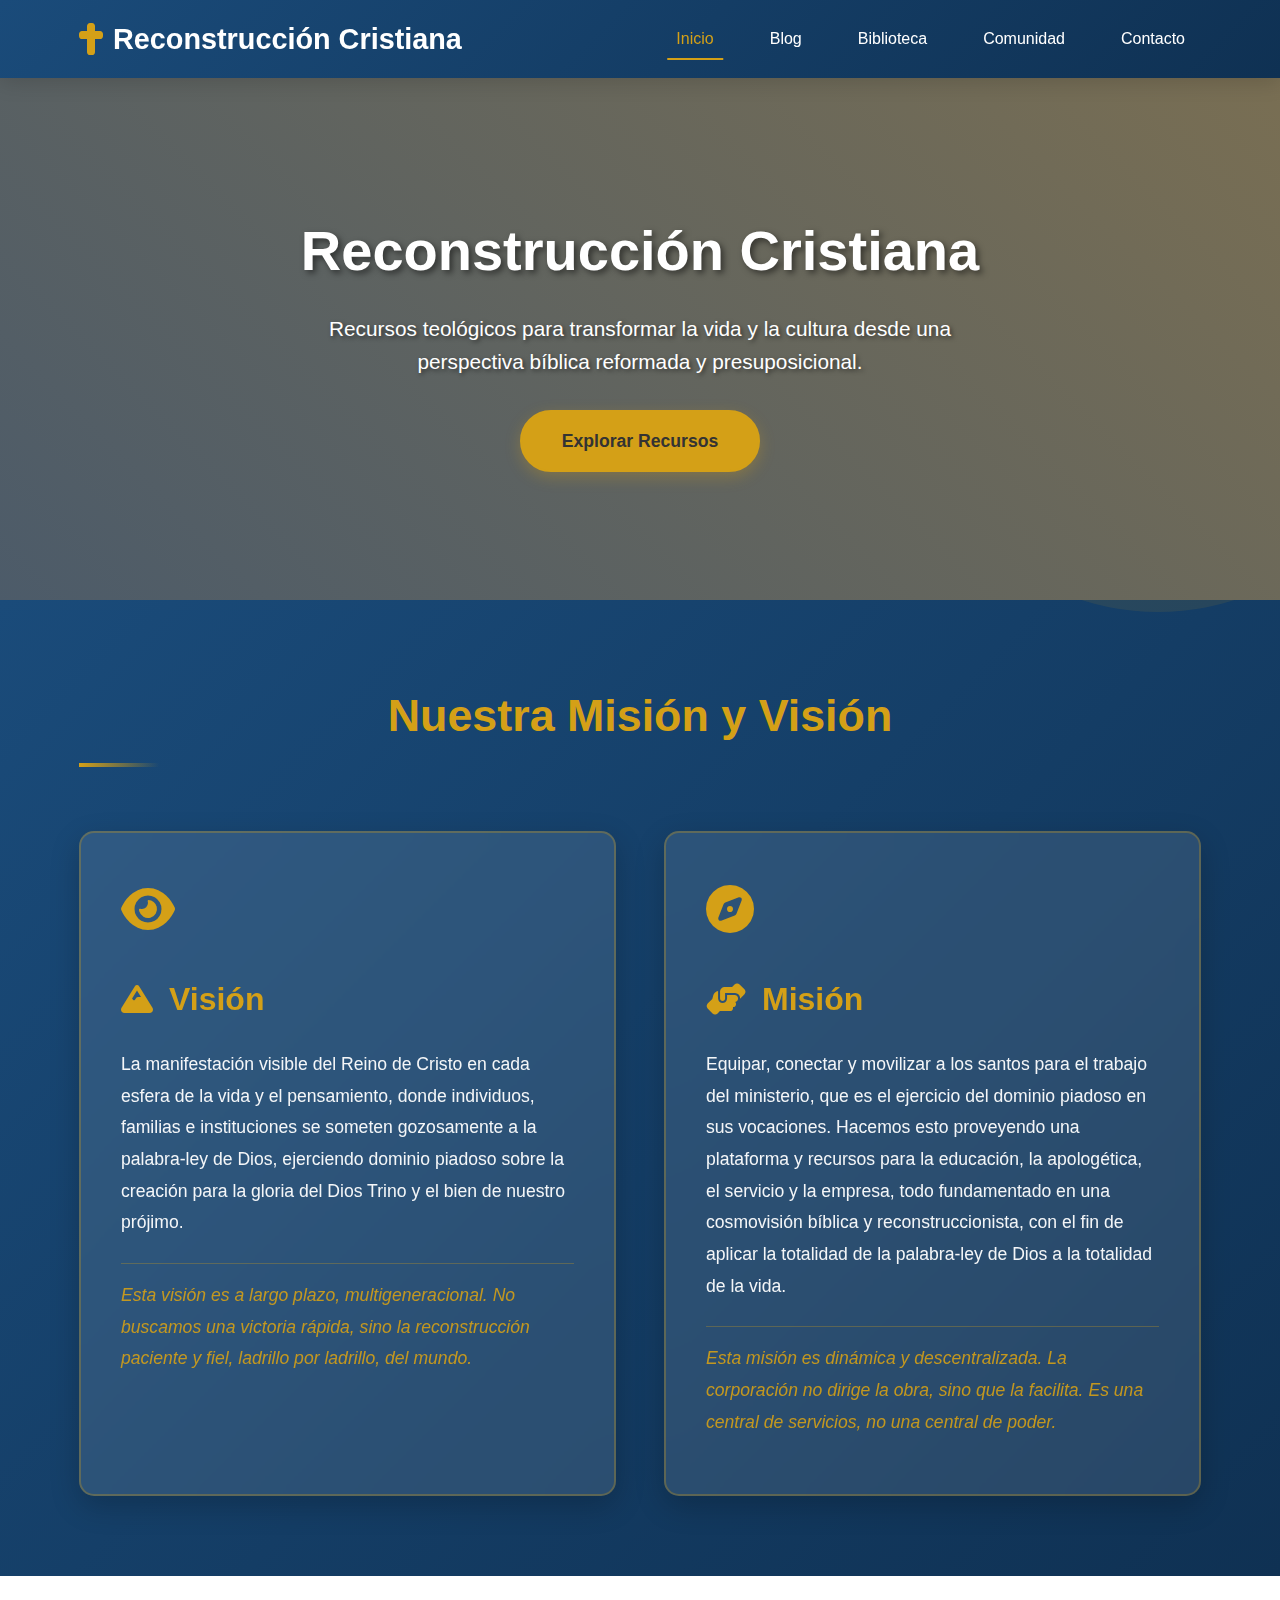
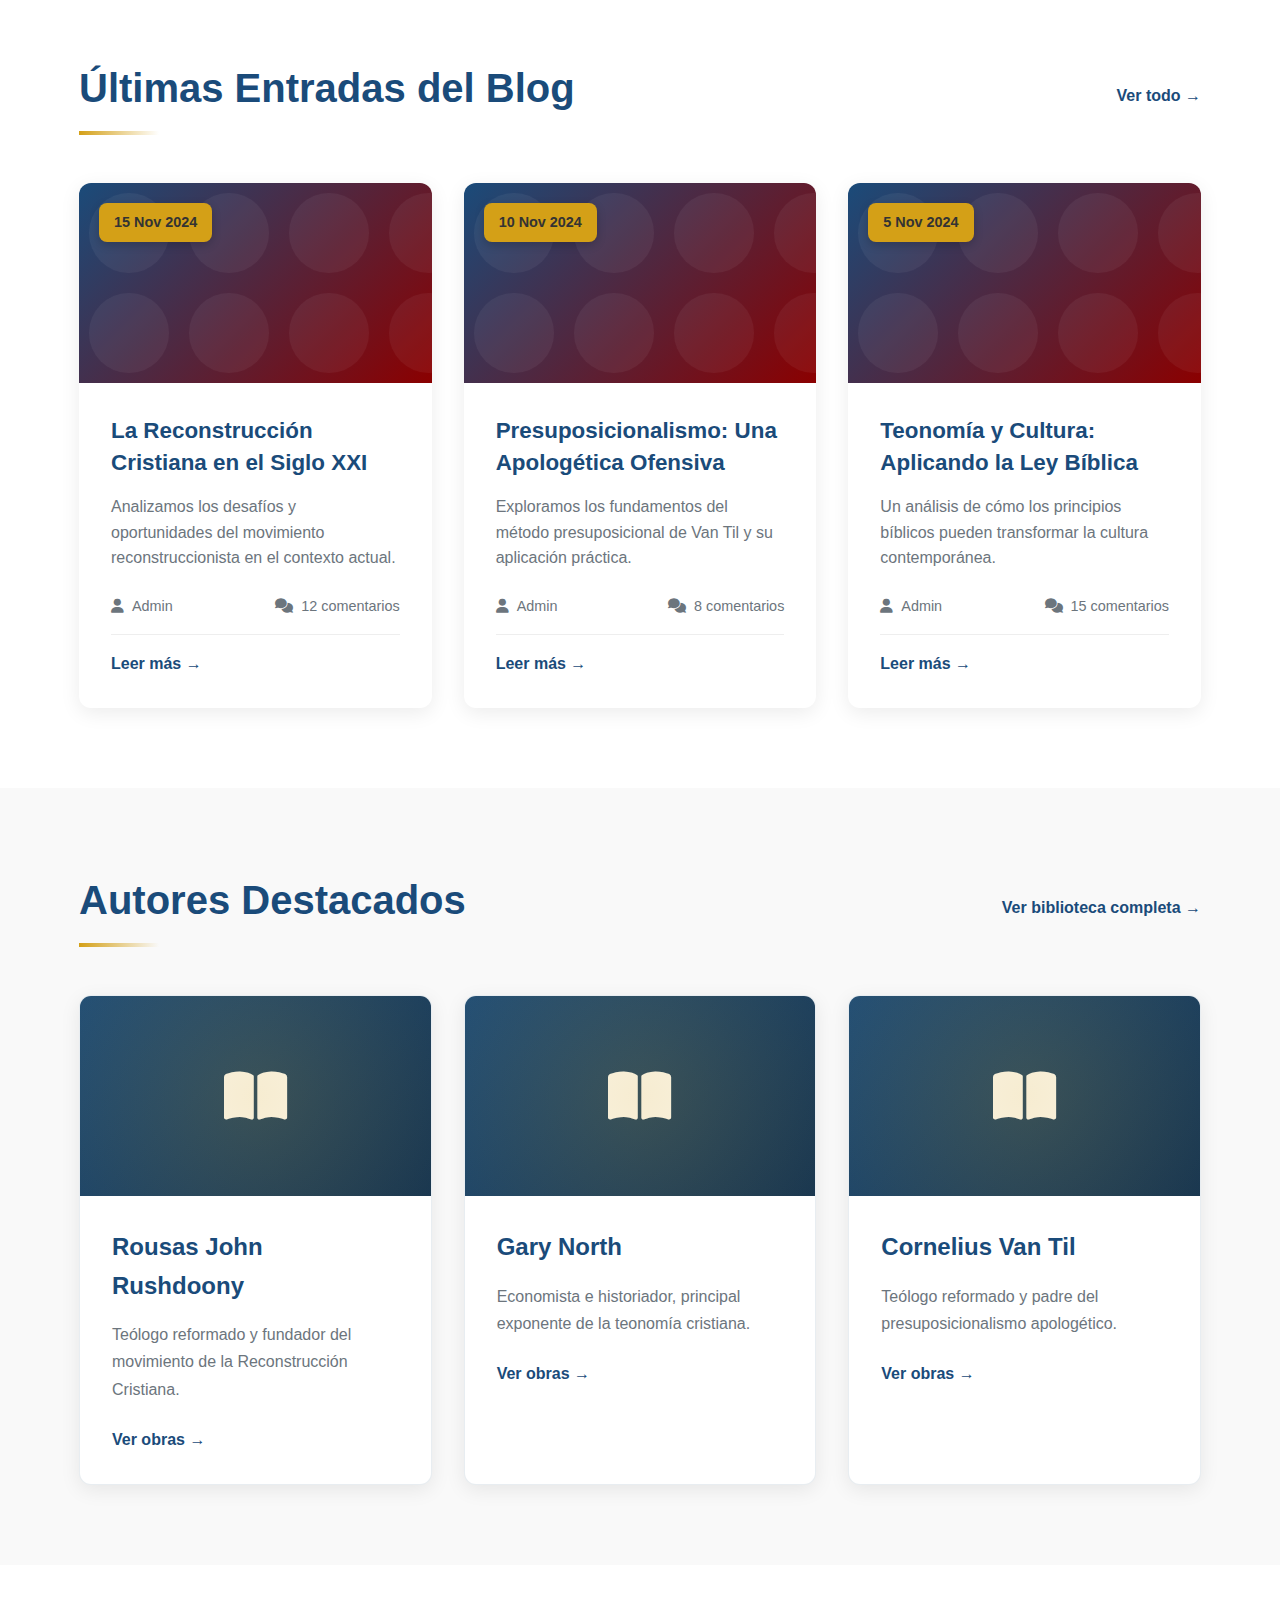
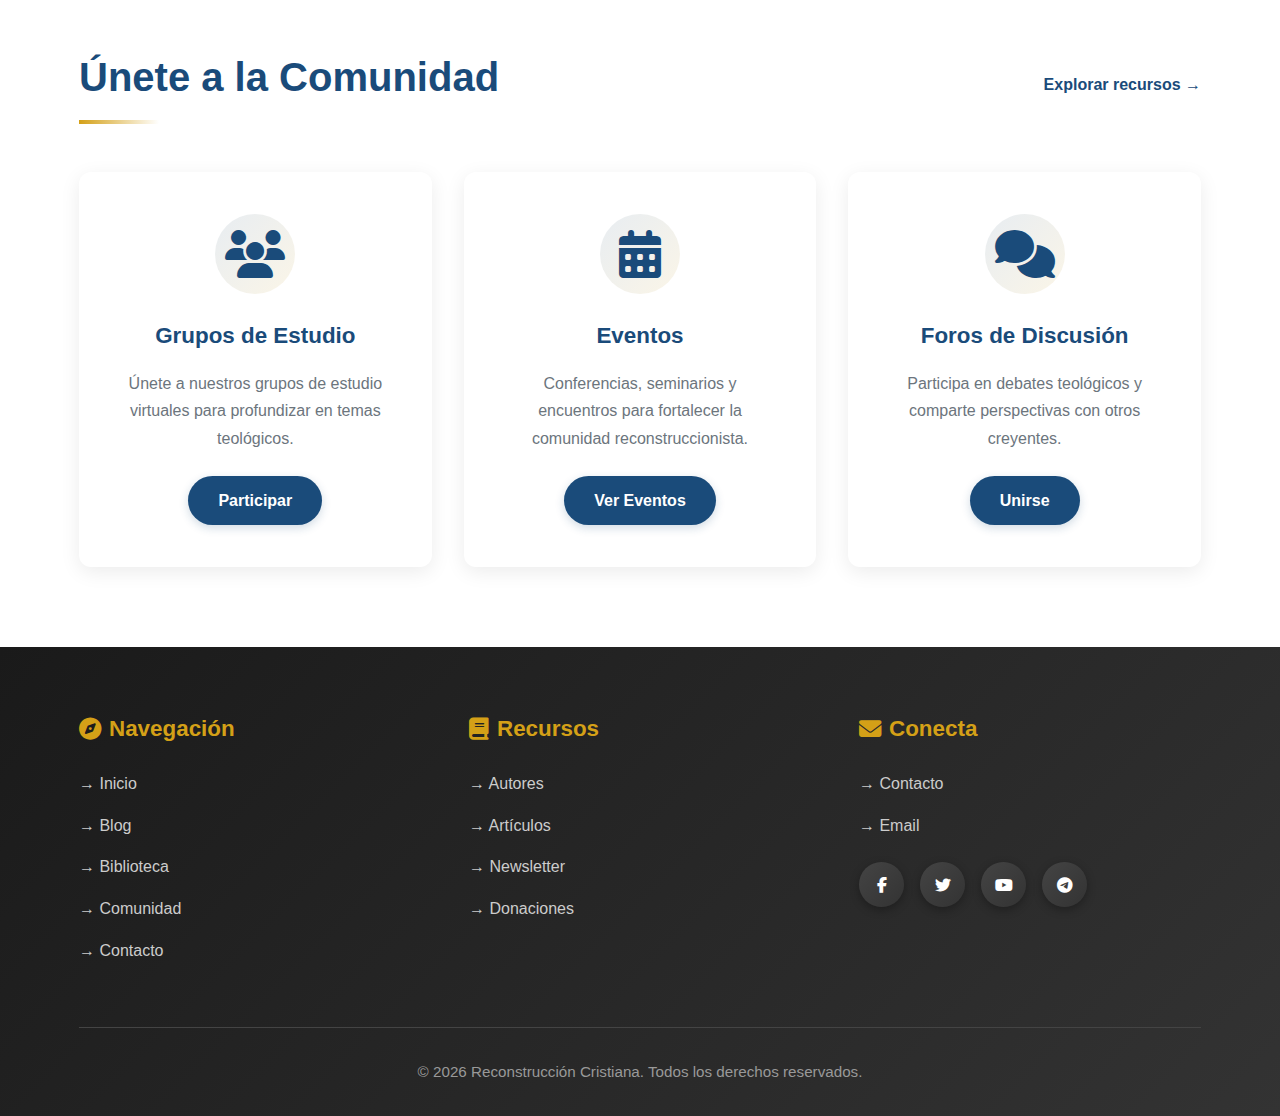
<file: index.html>
<!DOCTYPE html>
<html lang="es">
<head>
    <meta charset="UTF-8">
    <meta name="viewport" content="width=device-width, initial-scale=1.0">
    <title>Inicio - Reconstrucción Cristiana</title>
    <meta name="description" content="Recursos de teología reformada, apologética presuposicional y reconstrucción cristiana.">
    <link rel="stylesheet" href="https://cdnjs.cloudflare.com/ajax/libs/font-awesome/6.4.0/css/all.min.css">
    <link rel="stylesheet" href="styles.css">
</head>
<body>
    <!-- HEADER -->
    <header>
        <div class="container">
            <div class="header-content">
                <div class="logo">
                    <i class="fas fa-cross"></i>
                    <span>Reconstrucción Cristiana</span>
                </div>
                <nav class="main-nav">
                    <a href="index.html" class="active">Inicio</a>
                    <a href="blog.html">Blog</a>
                    <a href="biblioteca.html">Biblioteca</a>
                    <a href="comunidad.html">Comunidad</a>
                    <a href="contacto.html">Contacto</a>
                </nav>
                <button class="mobile-menu-btn">
                    <i class="fas fa-bars"></i>
                </button>
            </div>
        </div>
    </header>

    <!-- HERO SECTION -->
    <section class="hero">
        <div class="container">
            <h1>Reconstrucción Cristiana</h1>
            <p>Recursos teológicos para transformar la vida y la cultura desde una perspectiva bíblica reformada y presuposicional.</p>
            <a href="blog.html" class="cta-button">Explorar Recursos</a>
        </div>
    </section>

    <!-- MISIÓN Y VISIÓN -->
    <section class="mission-vision-section">
        <div class="container">
            <div class="section-title" style="margin-bottom: 4rem;">
                <h2 style="color: var(--secondary); font-size: 2.8rem; width: 100%; text-align: center;">Nuestra Misión y Visión</h2>
            </div>
            <div class="mission-vision-grid">
                <div class="mission-vision-card">
                    <div class="mission-vision-icon">
                        <i class="fas fa-eye"></i>
                    </div>
                    <h3><i class="fas fa-mountain"></i> Visión</h3>
                    <p>La manifestación visible del Reino de Cristo en cada esfera de la vida y el pensamiento, donde individuos, familias e instituciones se someten gozosamente a la palabra-ley de Dios, ejerciendo dominio piadoso sobre la creación para la gloria del Dios Trino y el bien de nuestro prójimo.</p>
                    <p>Esta visión es a largo plazo, multigeneracional. No buscamos una victoria rápida, sino la reconstrucción paciente y fiel, ladrillo por ladrillo, del mundo.</p>
                </div>
                
                <div class="mission-vision-card">
                    <div class="mission-vision-icon">
                        <i class="fas fa-compass"></i>
                    </div>
                    <h3><i class="fas fa-hands-helping"></i> Misión</h3>
                    <p>Equipar, conectar y movilizar a los santos para el trabajo del ministerio, que es el ejercicio del dominio piadoso en sus vocaciones. Hacemos esto proveyendo una plataforma y recursos para la educación, la apologética, el servicio y la empresa, todo fundamentado en una cosmovisión bíblica y reconstruccionista, con el fin de aplicar la totalidad de la palabra-ley de Dios a la totalidad de la vida.</p>
                    <p>Esta misión es dinámica y descentralizada. La corporación no dirige la obra, sino que la facilita. Es una central de servicios, no una central de poder.</p>
                </div>
            </div>
        </div>
    </section>

    <!-- PREVISUALIZACIÓN BLOG -->
    <section class="section preview-section">
        <div class="container">
            <div class="section-title">
                <h2>Últimas Entradas del Blog</h2>
                <a href="blog.html" class="view-all">Ver todo →</a>
            </div>
            <div class="blog-preview">
                <div class="blog-card">
                    <div class="blog-card-img">
                        <div class="blog-date">15 Nov 2024</div>
                    </div>
                    <div class="blog-card-content">
                        <h3>La Reconstrucción Cristiana en el Siglo XXI</h3>
                        <p>Analizamos los desafíos y oportunidades del movimiento reconstruccionista en el contexto actual.</p>
                        <div class="blog-meta">
                            <span><i class="fas fa-user"></i> Admin</span>
                            <span><i class="fas fa-comments"></i> 12 comentarios</span>
                        </div>
                        <a href="blog.html" class="card-link">Leer más →</a>
                    </div>
                </div>
                <div class="blog-card">
                    <div class="blog-card-img">
                        <div class="blog-date">10 Nov 2024</div>
                    </div>
                    <div class="blog-card-content">
                        <h3>Presuposicionalismo: Una Apologética Ofensiva</h3>
                        <p>Exploramos los fundamentos del método presuposicional de Van Til y su aplicación práctica.</p>
                        <div class="blog-meta">
                            <span><i class="fas fa-user"></i> Admin</span>
                            <span><i class="fas fa-comments"></i> 8 comentarios</span>
                        </div>
                        <a href="blog.html" class="card-link">Leer más →</a>
                    </div>
                </div>
                <div class="blog-card">
                    <div class="blog-card-img">
                        <div class="blog-date">5 Nov 2024</div>
                    </div>
                    <div class="blog-card-content">
                        <h3>Teonomía y Cultura: Aplicando la Ley Bíblica</h3>
                        <p>Un análisis de cómo los principios bíblicos pueden transformar la cultura contemporánea.</p>
                        <div class="blog-meta">
                            <span><i class="fas fa-user"></i> Admin</span>
                            <span><i class="fas fa-comments"></i> 15 comentarios</span>
                        </div>
                        <a href="blog.html" class="card-link">Leer más →</a>
                    </div>
                </div>
            </div>
        </div>
    </section>

    <!-- PREVISUALIZACIÓN BIBLIOTECA -->
    <section class="section preview-section biblioteca-preview">
        <div class="container">
            <div class="section-title">
                <h2>Autores Destacados</h2>
                <a href="biblioteca.html" class="view-all">Ver biblioteca completa →</a>
            </div>
            <div class="section-grid">
                <div class="card">
                    <div class="card-img">
                        <i class="fas fa-book-open"></i>
                    </div>
                    <div class="card-content">
                        <h3>Rousas John Rushdoony</h3>
                        <p>Teólogo reformado y fundador del movimiento de la Reconstrucción Cristiana.</p>
                        <a href="biblioteca.html" class="card-link">Ver obras →</a>
                    </div>
                </div>
                <div class="card">
                    <div class="card-img">
                        <i class="fas fa-book-open"></i>
                    </div>
                    <div class="card-content">
                        <h3>Gary North</h3>
                        <p>Economista e historiador, principal exponente de la teonomía cristiana.</p>
                        <a href="biblioteca.html" class="card-link">Ver obras →</a>
                    </div>
                </div>
                <div class="card">
                    <div class="card-img">
                        <i class="fas fa-book-open"></i>
                    </div>
                    <div class="card-content">
                        <h3>Cornelius Van Til</h3>
                        <p>Teólogo reformado y padre del presuposicionalismo apologético.</p>
                        <a href="biblioteca.html" class="card-link">Ver obras →</a>
                    </div>
                </div>
            </div>
        </div>
    </section>

    <!-- PREVISUALIZACIÓN COMUNIDAD -->
    <section class="section preview-section comunidad-preview">
        <div class="container">
            <div class="section-title">
                <h2>Únete a la Comunidad</h2>
                <a href="comunidad.html" class="view-all">Explorar recursos →</a>
            </div>
            <div class="network-cards">
                <div class="network-card">
                    <div class="network-icon">
                        <i class="fas fa-users"></i>
                    </div>
                    <h3>Grupos de Estudio</h3>
                    <p>Únete a nuestros grupos de estudio virtuales para profundizar en temas teológicos.</p>
                    <a href="contacto.html" class="network-btn">Participar</a>
                </div>
                <div class="network-card">
                    <div class="network-icon">
                        <i class="fas fa-calendar-alt"></i>
                    </div>
                    <h3>Eventos</h3>
                    <p>Conferencias, seminarios y encuentros para fortalecer la comunidad reconstruccionista.</p>
                    <a href="contacto.html" class="network-btn">Ver Eventos</a>
                </div>
                <div class="network-card">
                    <div class="network-icon">
                        <i class="fas fa-comments"></i>
                    </div>
                    <h3>Foros de Discusión</h3>
                    <p>Participa en debates teológicos y comparte perspectivas con otros creyentes.</p>
                    <a href="contacto.html" class="network-btn">Unirse</a>
                </div>
            </div>
        </div>
    </section>

    <!-- FOOTER -->
    <footer>
        <div class="container">
            <div class="footer-content">
                <div class="footer-column">
                    <h3><i class="fas fa-compass"></i> Navegación</h3>
                    <ul>
                        <li><a href="index.html">→ Inicio</a></li>
                        <li><a href="blog.html">→ Blog</a></li>
                        <li><a href="biblioteca.html">→ Biblioteca</a></li>
                        <li><a href="comunidad.html">→ Comunidad</a></li>
                        <li><a href="contacto.html">→ Contacto</a></li>
                    </ul>
                </div>
                <div class="footer-column">
                    <h3><i class="fas fa-book"></i> Recursos</h3>
                    <ul>
                        <li><a href="biblioteca.html">→ Autores</a></li>
                        <li><a href="blog.html">→ Artículos</a></li>
                        <li><a href="#">→ Newsletter</a></li>
                        <li><a href="contacto.html">→ Donaciones</a></li>
                    </ul>
                </div>
                <div class="footer-column">
                    <h3><i class="fas fa-envelope"></i> Conecta</h3>
                    <ul>
                        <li><a href="contacto.html">→ Contacto</a></li>
                        <li><a href="mailto:info@reconstruccioncristiana.com">→ Email</a></li>
                    </ul>
                    <div class="social-links">
                        <a href="#" aria-label="Facebook"><i class="fab fa-facebook-f"></i></a>
                        <a href="#" aria-label="Twitter"><i class="fab fa-twitter"></i></a>
                        <a href="#" aria-label="YouTube"><i class="fab fa-youtube"></i></a>
                        <a href="#" aria-label="Telegram"><i class="fab fa-telegram"></i></a>
                    </div>
                </div>
            </div>
            <div class="copyright">
                <p>&copy; 2026 Reconstrucción Cristiana. Todos los derechos reservados.</p>
            </div>
        </div>
    </footer>

    <script src="script.js"></script>
</body>
</html>
</file>
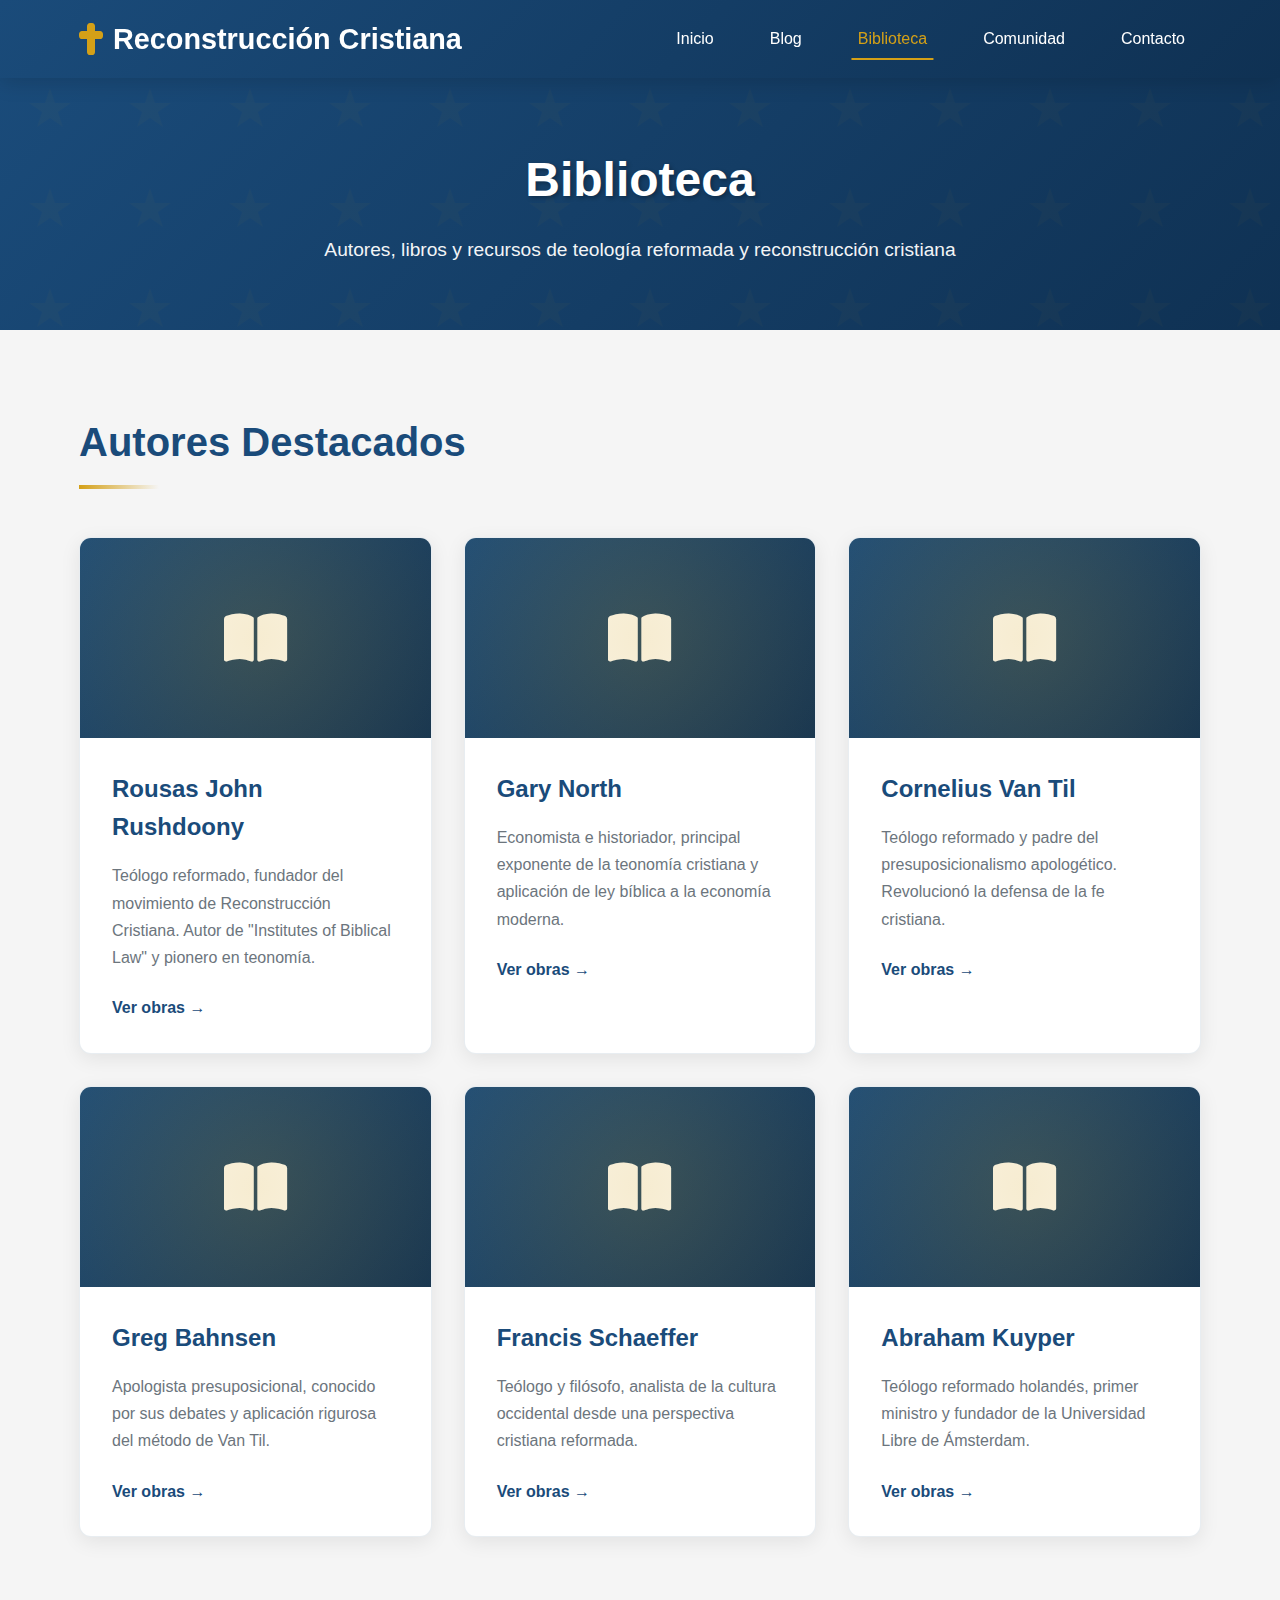
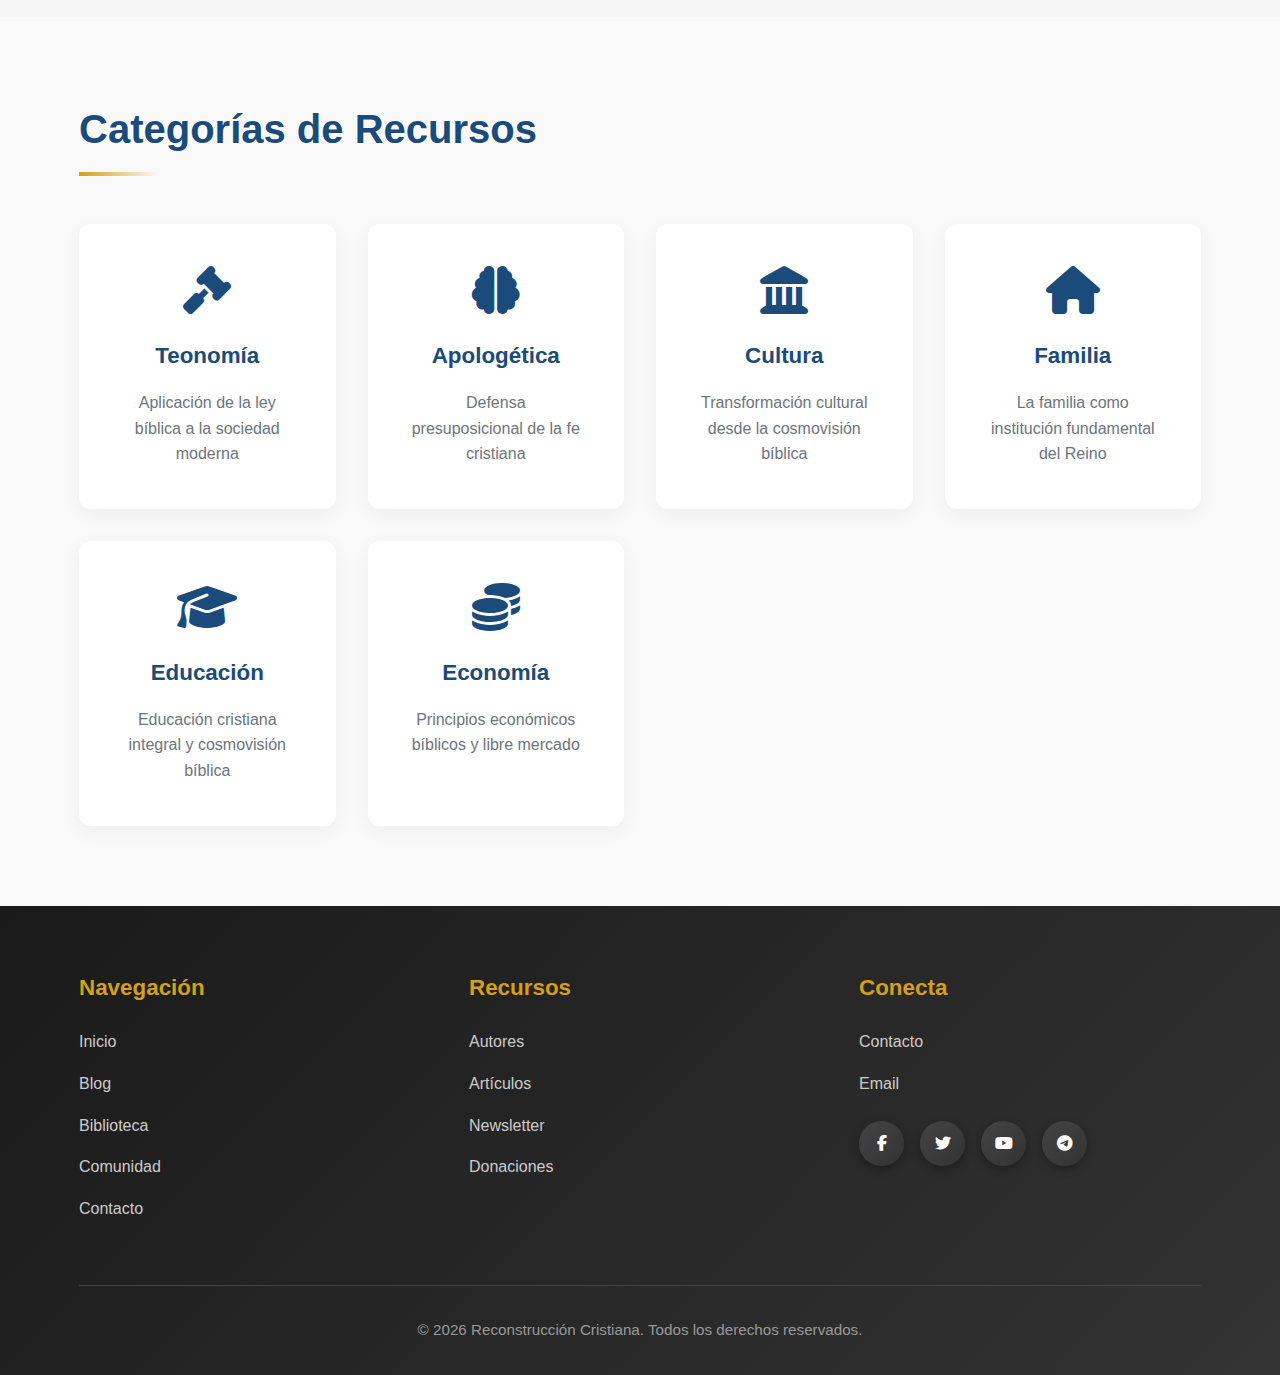
<file: biblioteca.html>
<!DOCTYPE html>
<html lang="es">
<head>
    <meta charset="UTF-8">
    <meta name="viewport" content="width=device-width, initial-scale=1.0">
    <title>Biblioteca - Reconstrucción Cristiana</title>
    <meta name="description" content="Biblioteca de autores reformados y recursos teológicos.">
    <link rel="stylesheet" href="https://cdnjs.cloudflare.com/ajax/libs/font-awesome/6.4.0/css/all.min.css">
    <link rel="stylesheet" href="styles.css">
</head>
<body>
    <!-- HEADER -->
    <header>
        <div class="container">
            <div class="header-content">
                <div class="logo">
                    <i class="fas fa-cross"></i>
                    <span>Reconstrucción Cristiana</span>
                </div>
                <nav class="main-nav">
                    <a href="index.html">Inicio</a>
                    <a href="blog.html">Blog</a>
                    <a href="biblioteca.html" class="active">Biblioteca</a>
                    <a href="comunidad.html">Comunidad</a>
                    <a href="contacto.html">Contacto</a>
                </nav>
                <button class="mobile-menu-btn">
                    <i class="fas fa-bars"></i>
                </button>
            </div>
        </div>
    </header>

    <!-- PAGE HEADER -->
    <section class="page-header">
        <div class="container">
            <h1>Biblioteca</h1>
            <p>Autores, libros y recursos de teología reformada y reconstrucción cristiana</p>
        </div>
    </section>

    <!-- AUTORES SECTION -->
    <section class="section">
        <div class="container">
            <div class="section-title">
                <h2>Autores Destacados</h2>
            </div>
            <div class="section-grid">
                <div class="card">
                    <div class="card-img">
                        <i class="fas fa-book-open"></i>
                    </div>
                    <div class="card-content">
                        <h3>Rousas John Rushdoony</h3>
                        <p>Teólogo reformado, fundador del movimiento de Reconstrucción Cristiana. Autor de "Institutes of Biblical Law" y pionero en teonomía.</p>
                        <a href="#" class="card-link">Ver obras →</a>
                    </div>
                </div>

                <div class="card">
                    <div class="card-img">
                        <i class="fas fa-book-open"></i>
                    </div>
                    <div class="card-content">
                        <h3>Gary North</h3>
                        <p>Economista e historiador, principal exponente de la teonomía cristiana y aplicación de ley bíblica a la economía moderna.</p>
                        <a href="#" class="card-link">Ver obras →</a>
                    </div>
                </div>

                <div class="card">
                    <div class="card-img">
                        <i class="fas fa-book-open"></i>
                    </div>
                    <div class="card-content">
                        <h3>Cornelius Van Til</h3>
                        <p>Teólogo reformado y padre del presuposicionalismo apologético. Revolucionó la defensa de la fe cristiana.</p>
                        <a href="#" class="card-link">Ver obras →</a>
                    </div>
                </div>

                <div class="card">
                    <div class="card-img">
                        <i class="fas fa-book-open"></i>
                    </div>
                    <div class="card-content">
                        <h3>Greg Bahnsen</h3>
                        <p>Apologista presuposicional, conocido por sus debates y aplicación rigurosa del método de Van Til.</p>
                        <a href="#" class="card-link">Ver obras →</a>
                    </div>
                </div>

                <div class="card">
                    <div class="card-img">
                        <i class="fas fa-book-open"></i>
                    </div>
                    <div class="card-content">
                        <h3>Francis Schaeffer</h3>
                        <p>Teólogo y filósofo, analista de la cultura occidental desde una perspectiva cristiana reformada.</p>
                        <a href="#" class="card-link">Ver obras →</a>
                    </div>
                </div>

                <div class="card">
                    <div class="card-img">
                        <i class="fas fa-book-open"></i>
                    </div>
                    <div class="card-content">
                        <h3>Abraham Kuyper</h3>
                        <p>Teólogo reformado holandés, primer ministro y fundador de la Universidad Libre de Ámsterdam.</p>
                        <a href="#" class="card-link">Ver obras →</a>
                    </div>
                </div>
            </div>
        </div>
    </section>

    <!-- CATEGORÍAS -->
    <section class="section categories-section">
        <div class="container">
            <div class="section-title">
                <h2>Categorías de Recursos</h2>
            </div>
            <div class="categories-grid">
                <div class="category-card">
                    <i class="fas fa-gavel"></i>
                    <h3>Teonomía</h3>
                    <p>Aplicación de la ley bíblica a la sociedad moderna</p>
                </div>
                <div class="category-card">
                    <i class="fas fa-brain"></i>
                    <h3>Apologética</h3>
                    <p>Defensa presuposicional de la fe cristiana</p>
                </div>
                <div class="category-card">
                    <i class="fas fa-landmark"></i>
                    <h3>Cultura</h3>
                    <p>Transformación cultural desde la cosmovisión bíblica</p>
                </div>
                <div class="category-card">
                    <i class="fas fa-home"></i>
                    <h3>Familia</h3>
                    <p>La familia como institución fundamental del Reino</p>
                </div>
                <div class="category-card">
                    <i class="fas fa-graduation-cap"></i>
                    <h3>Educación</h3>
                    <p>Educación cristiana integral y cosmovisión bíblica</p>
                </div>
                <div class="category-card">
                    <i class="fas fa-coins"></i>
                    <h3>Economía</h3>
                    <p>Principios económicos bíblicos y libre mercado</p>
                </div>
            </div>
        </div>
    </section>

    <!-- FOOTER -->
    <footer>
        <div class="container">
            <div class="footer-content">
                <div class="footer-column">
                    <h3>Navegación</h3>
                    <ul>
                        <li><a href="index.html">Inicio</a></li>
                        <li><a href="blog.html">Blog</a></li>
                        <li><a href="biblioteca.html">Biblioteca</a></li>
                        <li><a href="comunidad.html">Comunidad</a></li>
                        <li><a href="contacto.html">Contacto</a></li>
                    </ul>
                </div>
                <div class="footer-column">
                    <h3>Recursos</h3>
                    <ul>
                        <li><a href="biblioteca.html">Autores</a></li>
                        <li><a href="blog.html">Artículos</a></li>
                        <li><a href="#">Newsletter</a></li>
                        <li><a href="#">Donaciones</a></li>
                    </ul>
                </div>
                <div class="footer-column">
                    <h3>Conecta</h3>
                    <ul>
                        <li><a href="contacto.html">Contacto</a></li>
                        <li><a href="mailto:info@reconstruccioncristiana.com">Email</a></li>
                    </ul>
                    <div class="social-links">
                        <a href="#" aria-label="Facebook"><i class="fab fa-facebook-f"></i></a>
                        <a href="#" aria-label="Twitter"><i class="fab fa-twitter"></i></a>
                        <a href="#" aria-label="YouTube"><i class="fab fa-youtube"></i></a>
                        <a href="#" aria-label="Telegram"><i class="fab fa-telegram"></i></a>
                    </div>
                </div>
            </div>
            <div class="copyright">
                <p>&copy; 2026 Reconstrucción Cristiana. Todos los derechos reservados.</p>
            </div>
        </div>
    </footer>

    <script src="script.js"></script>
</body>
</html>
</file>
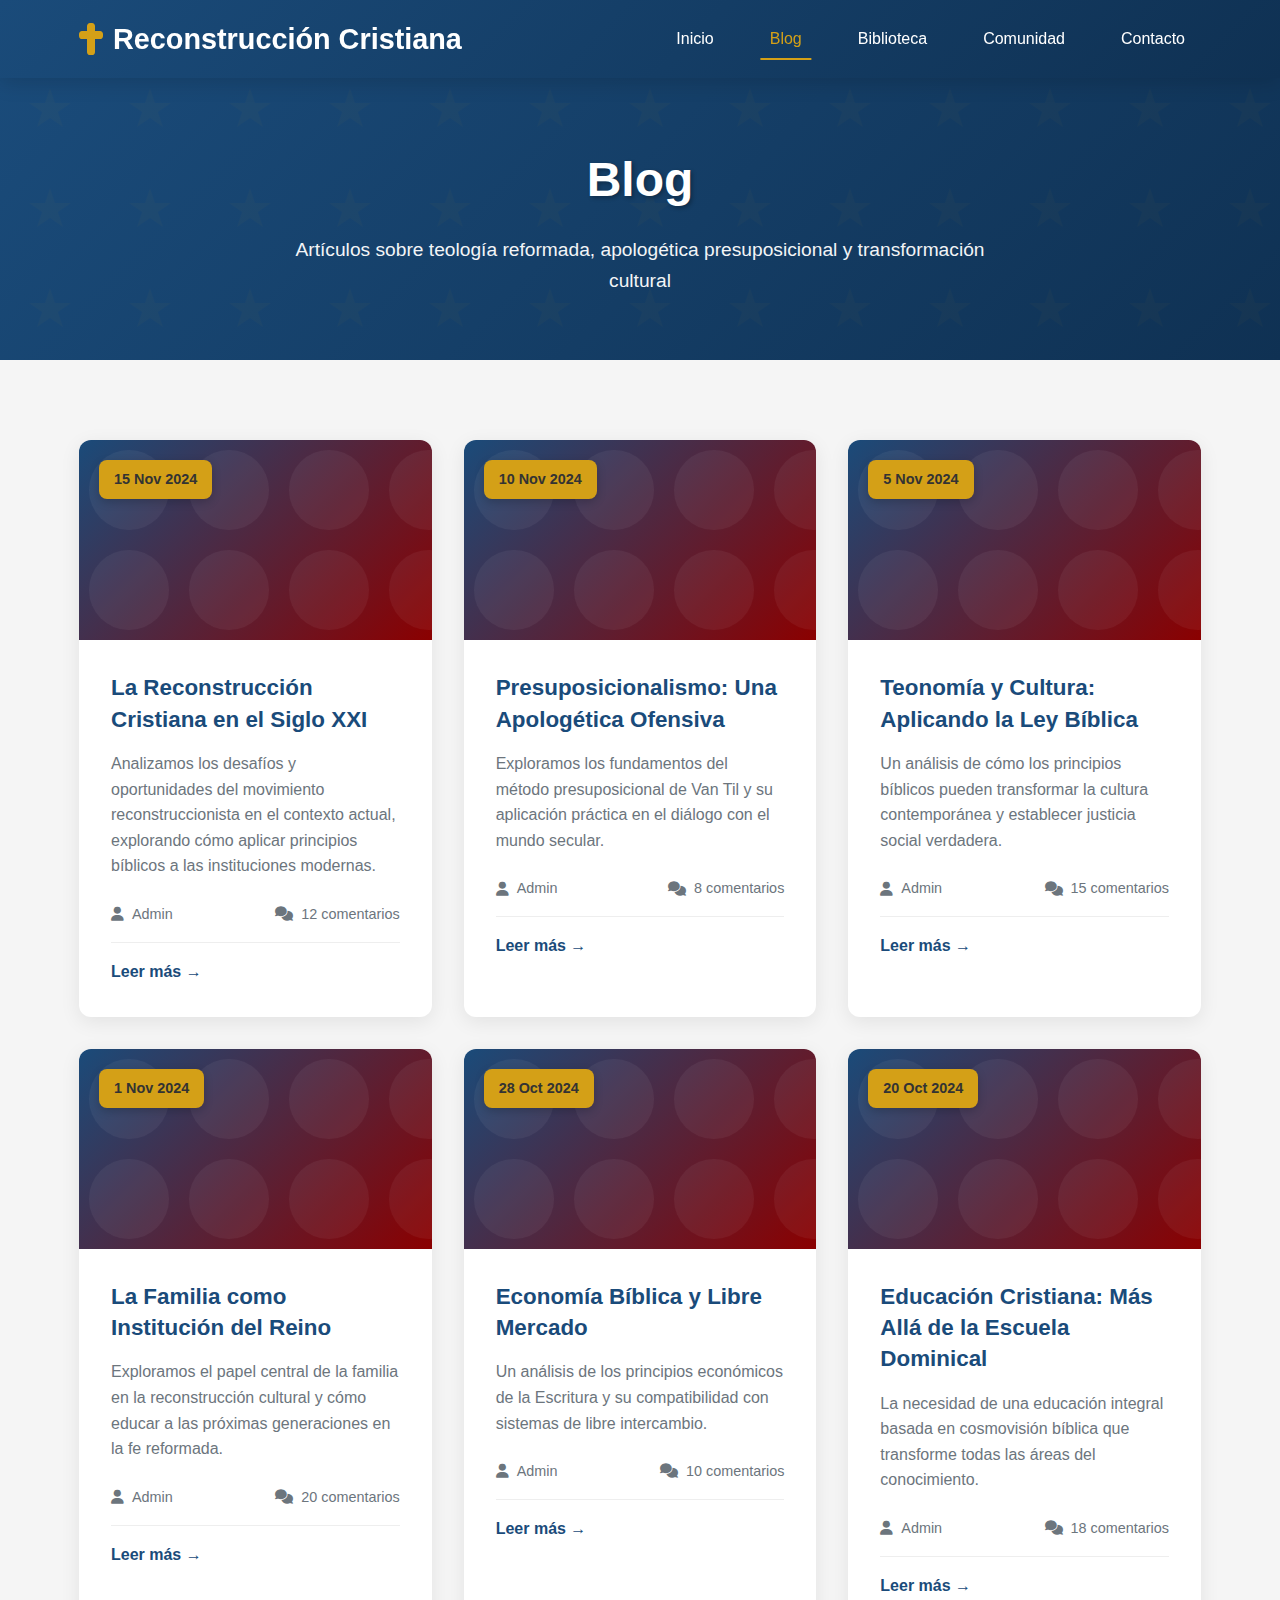
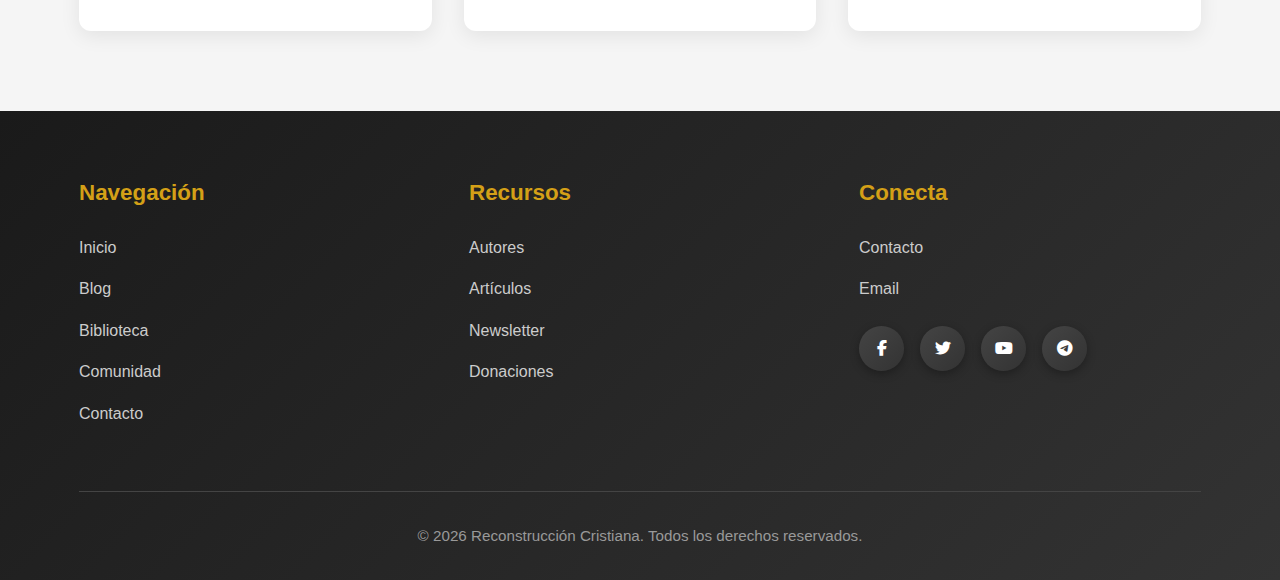
<file: blog.html>
<!DOCTYPE html>
<html lang="es">
<head>
    <meta charset="UTF-8">
    <meta name="viewport" content="width=device-width, initial-scale=1.0">
    <title>Blog - Reconstrucción Cristiana</title>
    <meta name="description" content="Artículos sobre teología reformada, apologética y cultura cristiana.">
    <link rel="stylesheet" href="https://cdnjs.cloudflare.com/ajax/libs/font-awesome/6.4.0/css/all.min.css">
    <link rel="stylesheet" href="styles.css">
</head>
<body>
    <!-- HEADER -->
    <header>
        <div class="container">
            <div class="header-content">
                <div class="logo">
                    <i class="fas fa-cross"></i>
                    <span>Reconstrucción Cristiana</span>
                </div>
                <nav class="main-nav">
                    <a href="index.html">Inicio</a>
                    <a href="blog.html" class="active">Blog</a>
                    <a href="biblioteca.html">Biblioteca</a>
                    <a href="comunidad.html">Comunidad</a>
                    <a href="contacto.html">Contacto</a>
                </nav>
                <button class="mobile-menu-btn">
                    <i class="fas fa-bars"></i>
                </button>
            </div>
        </div>
    </header>

    <!-- PAGE HEADER -->
    <section class="page-header">
        <div class="container">
            <h1>Blog</h1>
            <p>Artículos sobre teología reformada, apologética presuposicional y transformación cultural</p>
        </div>
    </section>

    <!-- BLOG CONTENT -->
    <section class="section">
        <div class="container">
            <div class="blog-posts">
                <div class="blog-card">
                    <div class="blog-card-img">
                        <div class="blog-date">15 Nov 2024</div>
                    </div>
                    <div class="blog-card-content">
                        <h3>La Reconstrucción Cristiana en el Siglo XXI</h3>
                        <p>Analizamos los desafíos y oportunidades del movimiento reconstruccionista en el contexto actual, explorando cómo aplicar principios bíblicos a las instituciones modernas.</p>
                        <div class="blog-meta">
                            <span><i class="fas fa-user"></i> Admin</span>
                            <span><i class="fas fa-comments"></i> 12 comentarios</span>
                        </div>
                        <a href="#" class="card-link">Leer más →</a>
                    </div>
                </div>

                <div class="blog-card">
                    <div class="blog-card-img">
                        <div class="blog-date">10 Nov 2024</div>
                    </div>
                    <div class="blog-card-content">
                        <h3>Presuposicionalismo: Una Apologética Ofensiva</h3>
                        <p>Exploramos los fundamentos del método presuposicional de Van Til y su aplicación práctica en el diálogo con el mundo secular.</p>
                        <div class="blog-meta">
                            <span><i class="fas fa-user"></i> Admin</span>
                            <span><i class="fas fa-comments"></i> 8 comentarios</span>
                        </div>
                        <a href="#" class="card-link">Leer más →</a>
                    </div>
                </div>

                <div class="blog-card">
                    <div class="blog-card-img">
                        <div class="blog-date">5 Nov 2024</div>
                    </div>
                    <div class="blog-card-content">
                        <h3>Teonomía y Cultura: Aplicando la Ley Bíblica</h3>
                        <p>Un análisis de cómo los principios bíblicos pueden transformar la cultura contemporánea y establecer justicia social verdadera.</p>
                        <div class="blog-meta">
                            <span><i class="fas fa-user"></i> Admin</span>
                            <span><i class="fas fa-comments"></i> 15 comentarios</span>
                        </div>
                        <a href="#" class="card-link">Leer más →</a>
                    </div>
                </div>

                <div class="blog-card">
                    <div class="blog-card-img">
                        <div class="blog-date">1 Nov 2024</div>
                    </div>
                    <div class="blog-card-content">
                        <h3>La Familia como Institución del Reino</h3>
                        <p>Exploramos el papel central de la familia en la reconstrucción cultural y cómo educar a las próximas generaciones en la fe reformada.</p>
                        <div class="blog-meta">
                            <span><i class="fas fa-user"></i> Admin</span>
                            <span><i class="fas fa-comments"></i> 20 comentarios</span>
                        </div>
                        <a href="#" class="card-link">Leer más →</a>
                    </div>
                </div>

                <div class="blog-card">
                    <div class="blog-card-img">
                        <div class="blog-date">28 Oct 2024</div>
                    </div>
                    <div class="blog-card-content">
                        <h3>Economía Bíblica y Libre Mercado</h3>
                        <p>Un análisis de los principios económicos de la Escritura y su compatibilidad con sistemas de libre intercambio.</p>
                        <div class="blog-meta">
                            <span><i class="fas fa-user"></i> Admin</span>
                            <span><i class="fas fa-comments"></i> 10 comentarios</span>
                        </div>
                        <a href="#" class="card-link">Leer más →</a>
                    </div>
                </div>

                <div class="blog-card">
                    <div class="blog-card-img">
                        <div class="blog-date">20 Oct 2024</div>
                    </div>
                    <div class="blog-card-content">
                        <h3>Educación Cristiana: Más Allá de la Escuela Dominical</h3>
                        <p>La necesidad de una educación integral basada en cosmovisión bíblica que transforme todas las áreas del conocimiento.</p>
                        <div class="blog-meta">
                            <span><i class="fas fa-user"></i> Admin</span>
                            <span><i class="fas fa-comments"></i> 18 comentarios</span>
                        </div>
                        <a href="#" class="card-link">Leer más →</a>
                    </div>
                </div>
            </div>
        </div>
    </section>

    <!-- FOOTER -->
    <footer>
        <div class="container">
            <div class="footer-content">
                <div class="footer-column">
                    <h3>Navegación</h3>
                    <ul>
                        <li><a href="index.html">Inicio</a></li>
                        <li><a href="blog.html">Blog</a></li>
                        <li><a href="biblioteca.html">Biblioteca</a></li>
                        <li><a href="comunidad.html">Comunidad</a></li>
                        <li><a href="contacto.html">Contacto</a></li>
                    </ul>
                </div>
                <div class="footer-column">
                    <h3>Recursos</h3>
                    <ul>
                        <li><a href="biblioteca.html">Autores</a></li>
                        <li><a href="blog.html">Artículos</a></li>
                        <li><a href="#">Newsletter</a></li>
                        <li><a href="#">Donaciones</a></li>
                    </ul>
                </div>
                <div class="footer-column">
                    <h3>Conecta</h3>
                    <ul>
                        <li><a href="contacto.html">Contacto</a></li>
                        <li><a href="mailto:info@reconstruccioncristiana.com">Email</a></li>
                    </ul>
                    <div class="social-links">
                        <a href="#" aria-label="Facebook"><i class="fab fa-facebook-f"></i></a>
                        <a href="#" aria-label="Twitter"><i class="fab fa-twitter"></i></a>
                        <a href="#" aria-label="YouTube"><i class="fab fa-youtube"></i></a>
                        <a href="#" aria-label="Telegram"><i class="fab fa-telegram"></i></a>
                    </div>
                </div>
            </div>
            <div class="copyright">
                <p>&copy; 2026 Reconstrucción Cristiana. Todos los derechos reservados.</p>
            </div>
        </div>
    </footer>

    <script src="script.js"></script>
</body>
</html>
</file>
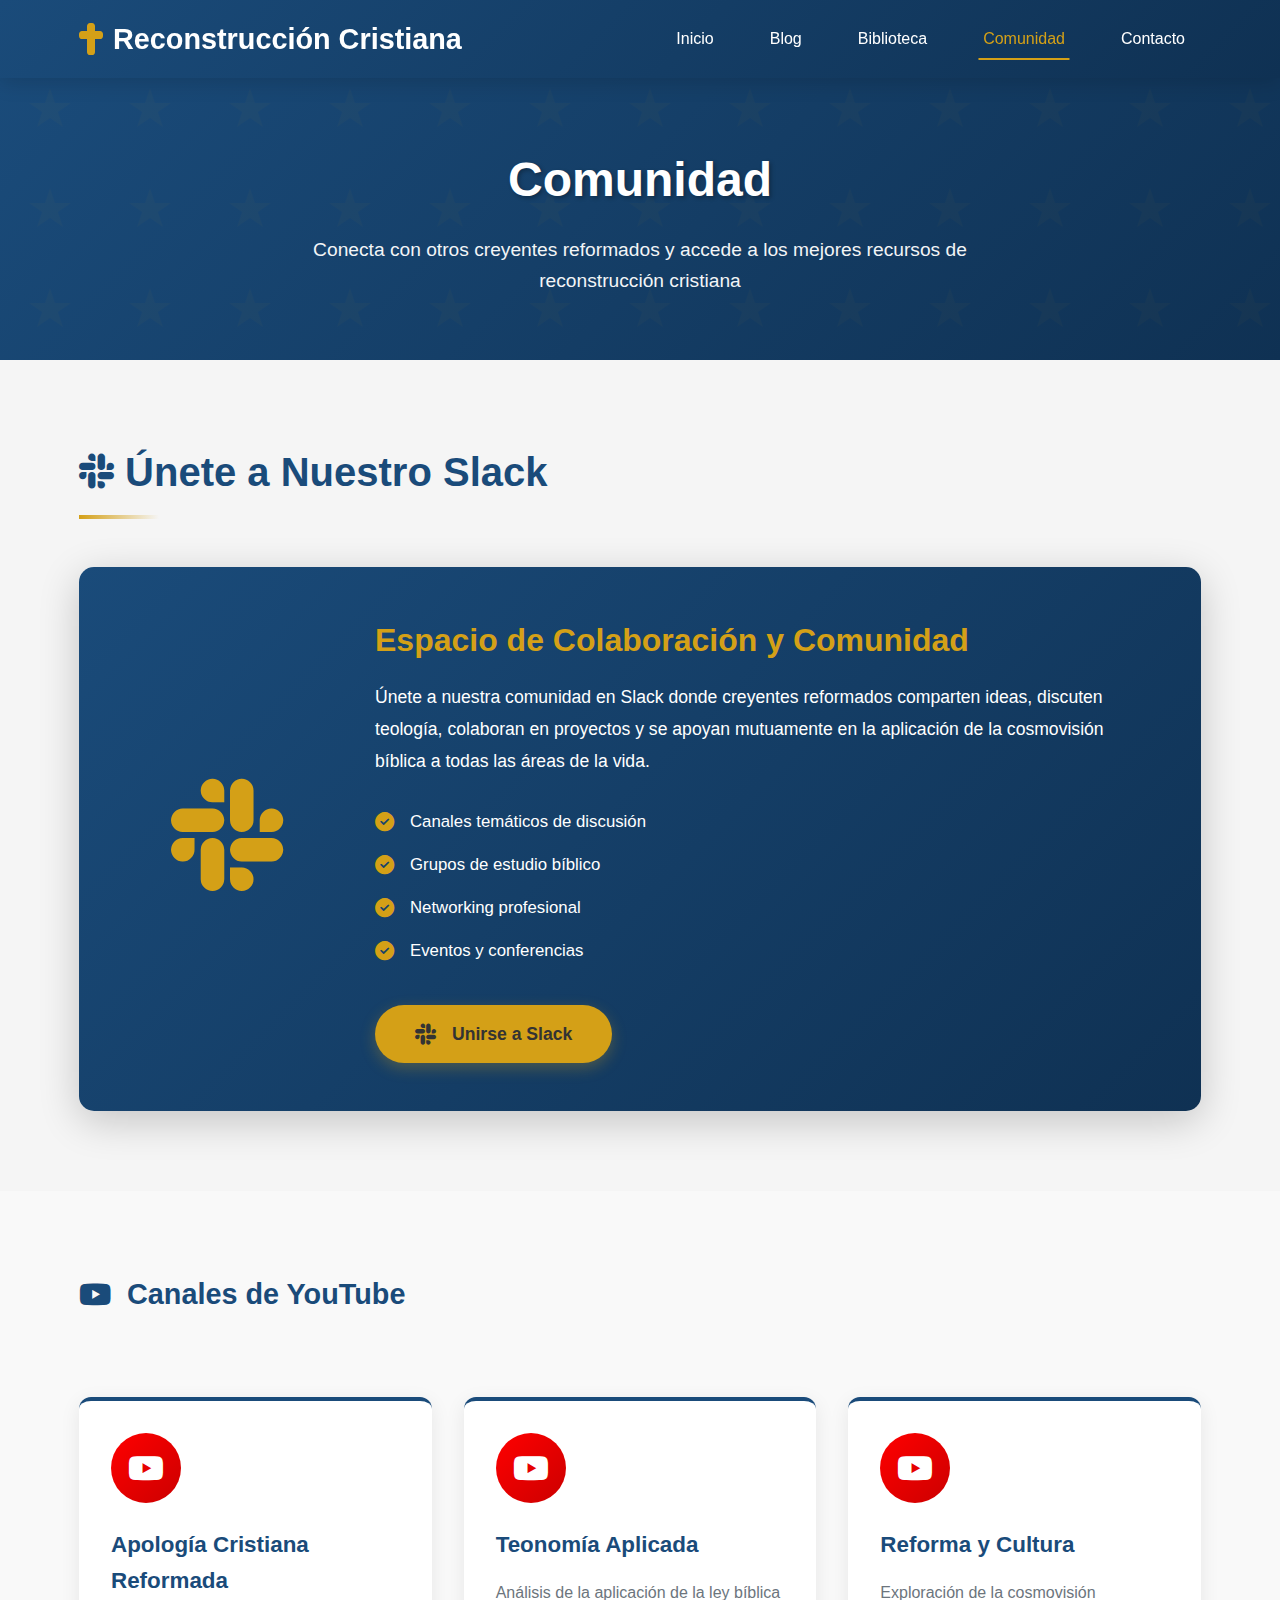
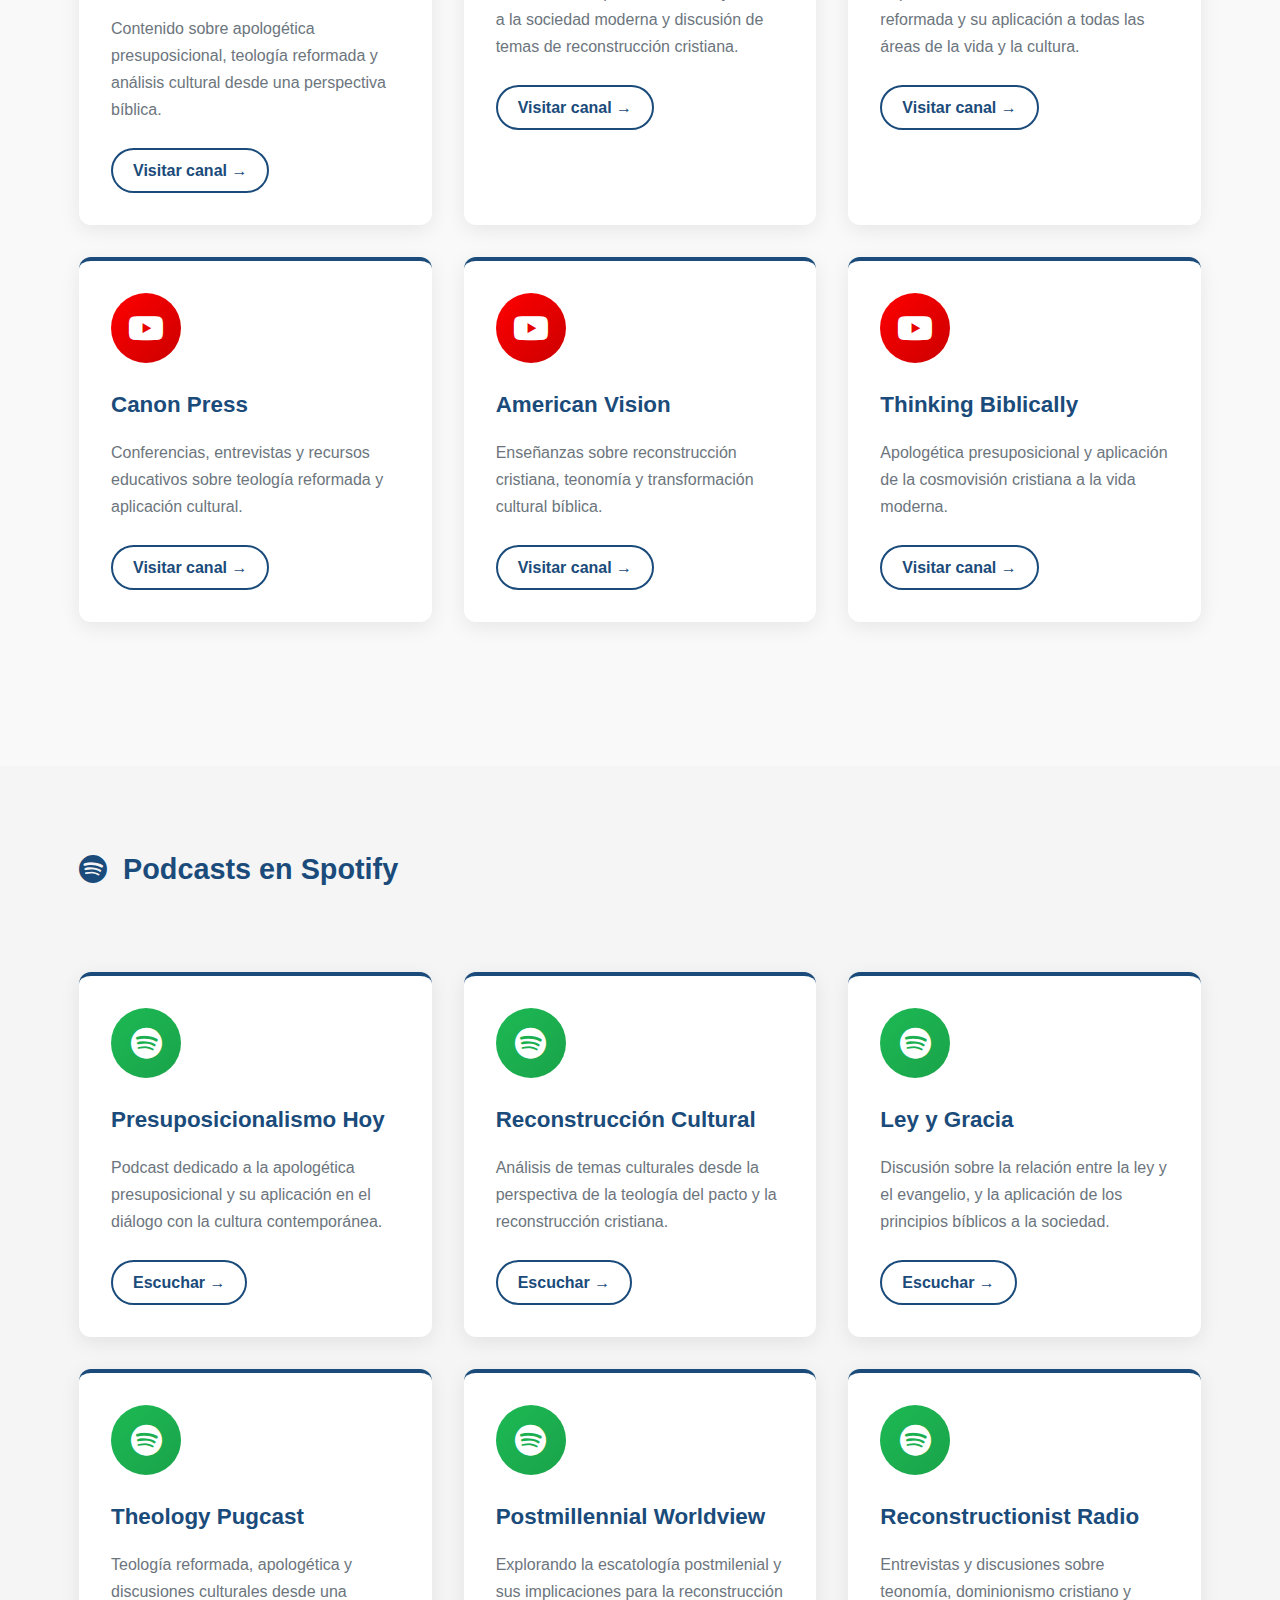
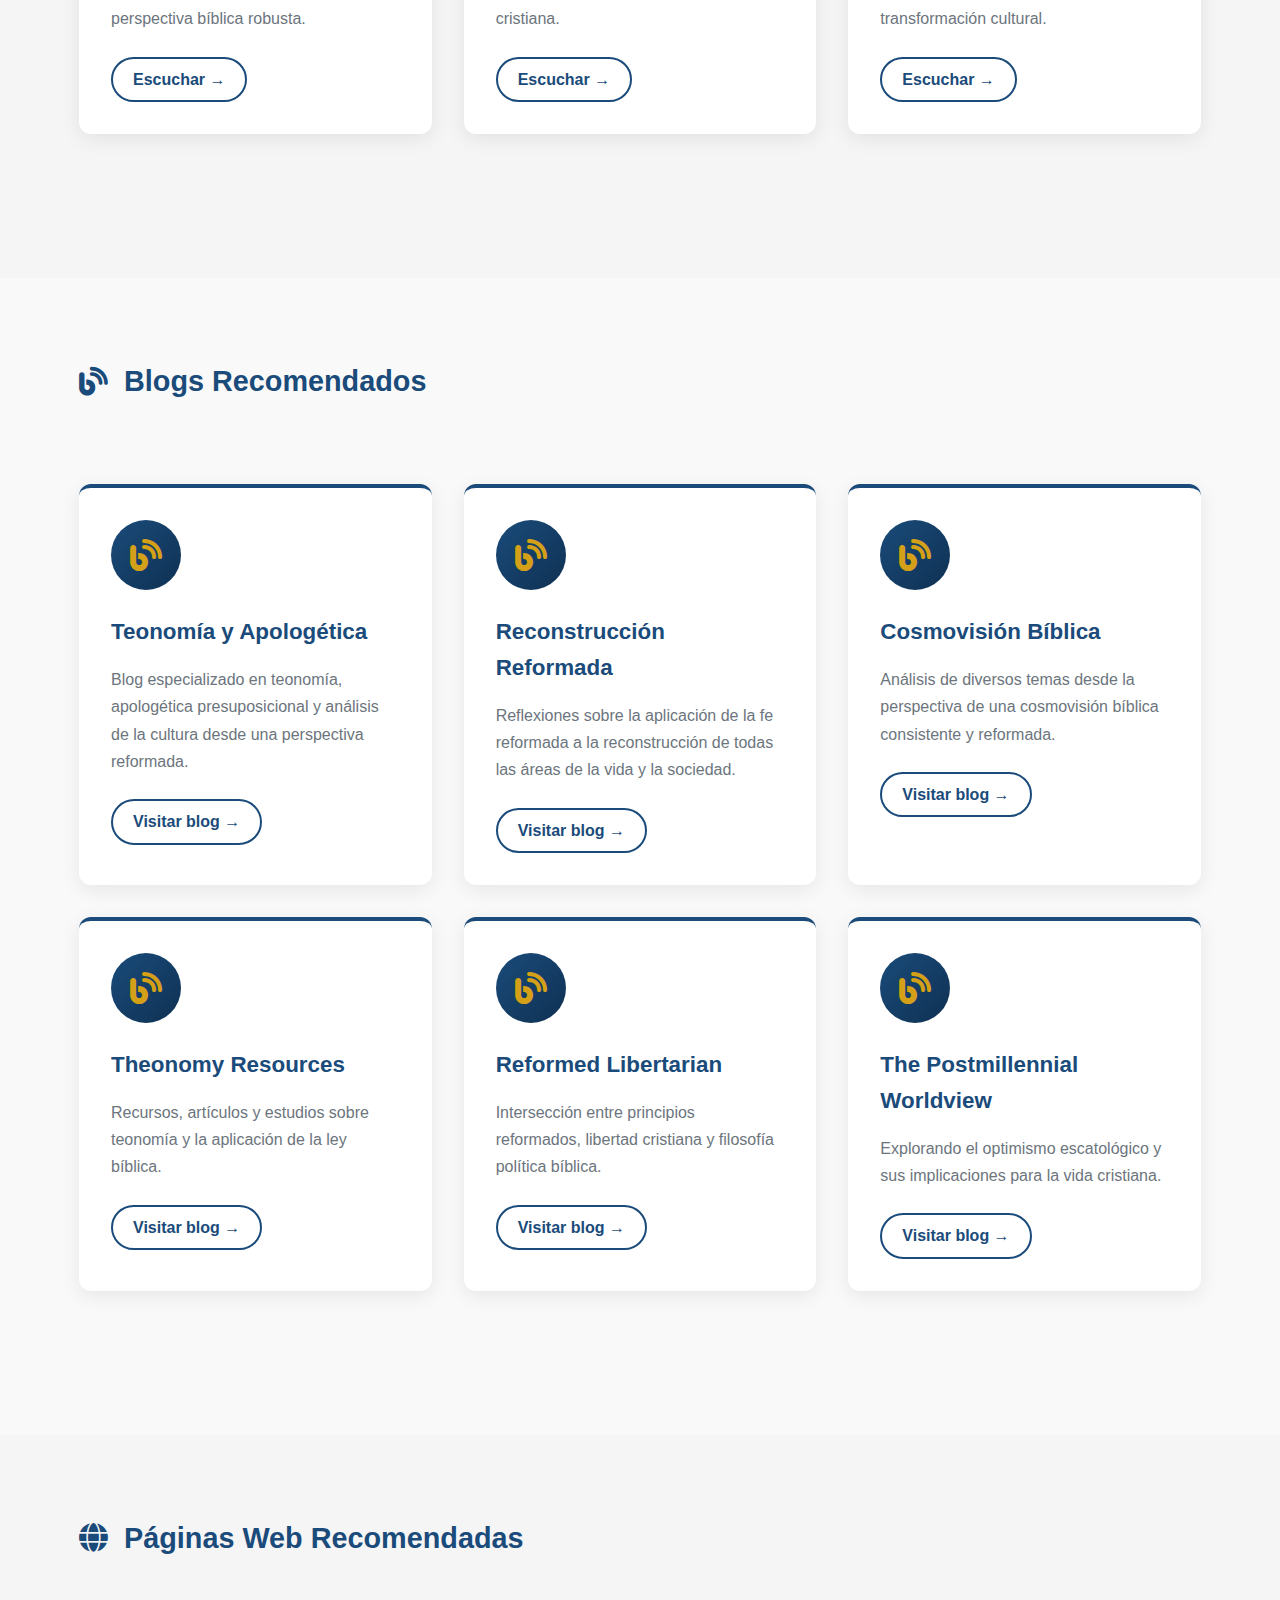
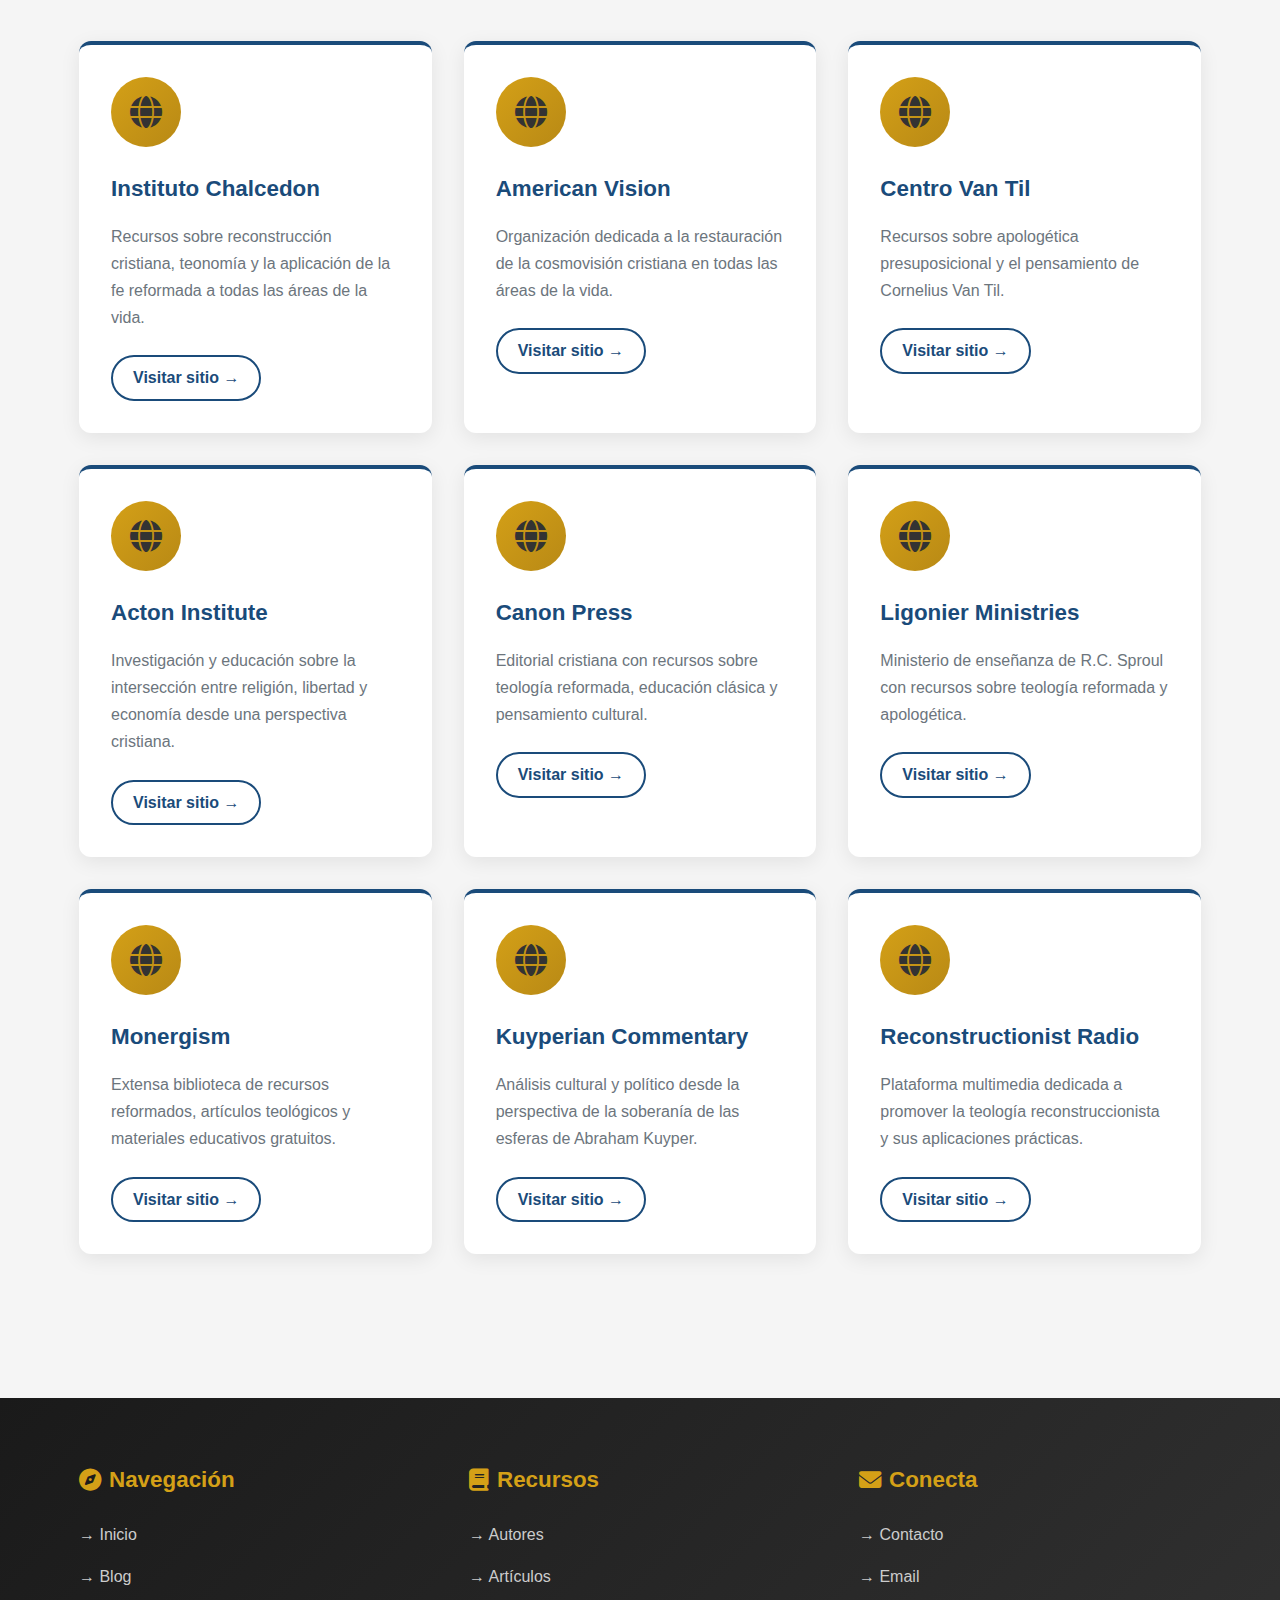
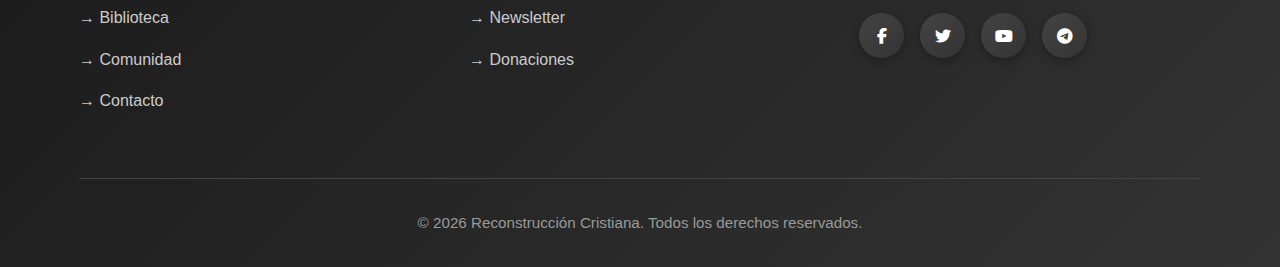
<file: comunidad.html>
<!DOCTYPE html>
<html lang="es">
<head>
    <meta charset="UTF-8">
    <meta name="viewport" content="width=device-width, initial-scale=1.0">
    <title>Comunidad - Reconstrucción Cristiana</title>
    <meta name="description" content="Conecta con otros creyentes reformados y accede a recursos recomendados.">
    <link rel="stylesheet" href="https://cdnjs.cloudflare.com/ajax/libs/font-awesome/6.4.0/css/all.min.css">
    <link rel="stylesheet" href="styles.css">
</head>
<body>
    <!-- HEADER -->
    <header>
        <div class="container">
            <div class="header-content">
                <div class="logo">
                    <i class="fas fa-cross"></i>
                    <span>Reconstrucción Cristiana</span>
                </div>
                <nav class="main-nav">
                    <a href="index.html">Inicio</a>
                    <a href="blog.html">Blog</a>
                    <a href="biblioteca.html">Biblioteca</a>
                    <a href="comunidad.html" class="active">Comunidad</a>
                    <a href="contacto.html">Contacto</a>
                </nav>
                <button class="mobile-menu-btn">
                    <i class="fas fa-bars"></i>
                </button>
            </div>
        </div>
    </header>

    <!-- PAGE HEADER -->
    <section class="page-header">
        <div class="container">
            <h1>Comunidad</h1>
            <p>Conecta con otros creyentes reformados y accede a los mejores recursos de reconstrucción cristiana</p>
        </div>
    </section>

    <!-- SLACK SECTION -->
    <section class="section">
        <div class="container">
            <div class="section-title">
                <h2><i class="fab fa-slack"></i> Únete a Nuestro Slack</h2>
            </div>
            <div class="slack-cta">
                <div class="slack-content">
                    <div class="slack-icon">
                        <i class="fab fa-slack"></i>
                    </div>
                    <div class="slack-text">
                        <h3>Espacio de Colaboración y Comunidad</h3>
                        <p>Únete a nuestra comunidad en Slack donde creyentes reformados comparten ideas, discuten teología, colaboran en proyectos y se apoyan mutuamente en la aplicación de la cosmovisión bíblica a todas las áreas de la vida.</p>
                        <ul class="slack-features">
                            <li><i class="fas fa-check-circle"></i> Canales temáticos de discusión</li>
                            <li><i class="fas fa-check-circle"></i> Grupos de estudio bíblico</li>
                            <li><i class="fas fa-check-circle"></i> Networking profesional</li>
                            <li><i class="fas fa-check-circle"></i> Eventos y conferencias</li>
                        </ul>
                        <a href="#" class="slack-btn"><i class="fab fa-slack"></i> Unirse a Slack</a>
                    </div>
                </div>
            </div>
        </div>
    </section>

    <!-- CANALES DE YOUTUBE -->
    <section class="section" style="background-color: #f9f9f9;">
        <div class="container">
            <div class="section-title">
                <h3><i class="fab fa-youtube"></i> Canales de YouTube</h3>
            </div>
            <div class="recursos-grid">
                <div class="recurso-card">
                    <div class="recurso-icon youtube">
                        <i class="fab fa-youtube"></i>
                    </div>
                    <h3>Apología Cristiana Reformada</h3>
                    <p>Contenido sobre apologética presuposicional, teología reformada y análisis cultural desde una perspectiva bíblica.</p>
                    <a href="https://youtube.com/@apologiacristianareformada" target="_blank" class="recurso-link">Visitar canal →</a>
                </div>
                
                <div class="recurso-card">
                    <div class="recurso-icon youtube">
                        <i class="fab fa-youtube"></i>
                    </div>
                    <h3>Teonomía Aplicada</h3>
                    <p>Análisis de la aplicación de la ley bíblica a la sociedad moderna y discusión de temas de reconstrucción cristiana.</p>
                    <a href="https://youtube.com/@teonomiaplicada" target="_blank" class="recurso-link">Visitar canal →</a>
                </div>
                
                <div class="recurso-card">
                    <div class="recurso-icon youtube">
                        <i class="fab fa-youtube"></i>
                    </div>
                    <h3>Reforma y Cultura</h3>
                    <p>Exploración de la cosmovisión reformada y su aplicación a todas las áreas de la vida y la cultura.</p>
                    <a href="https://youtube.com/@reformaycultura" target="_blank" class="recurso-link">Visitar canal →</a>
                </div>

                <div class="recurso-card">
                    <div class="recurso-icon youtube">
                        <i class="fab fa-youtube"></i>
                    </div>
                    <h3>Canon Press</h3>
                    <p>Conferencias, entrevistas y recursos educativos sobre teología reformada y aplicación cultural.</p>
                    <a href="https://www.youtube.com/@CanonPress" target="_blank" class="recurso-link">Visitar canal →</a>
                </div>

                <div class="recurso-card">
                    <div class="recurso-icon youtube">
                        <i class="fab fa-youtube"></i>
                    </div>
                    <h3>American Vision</h3>
                    <p>Enseñanzas sobre reconstrucción cristiana, teonomía y transformación cultural bíblica.</p>
                    <a href="https://www.youtube.com/@AmericanVision" target="_blank" class="recurso-link">Visitar canal →</a>
                </div>

                <div class="recurso-card">
                    <div class="recurso-icon youtube">
                        <i class="fab fa-youtube"></i>
                    </div>
                    <h3>Thinking Biblically</h3>
                    <p>Apologética presuposicional y aplicación de la cosmovisión cristiana a la vida moderna.</p>
                    <a href="https://www.youtube.com/@ThinkingBiblically" target="_blank" class="recurso-link">Visitar canal →</a>
                </div>
            </div>
        </div>
    </section>

    <!-- SPOTIFY -->
    <section class="section">
        <div class="container">
            <div class="section-title">
                <h3><i class="fab fa-spotify"></i> Podcasts en Spotify</h3>
            </div>
            <div class="recursos-grid">
                <div class="recurso-card">
                    <div class="recurso-icon spotify">
                        <i class="fab fa-spotify"></i>
                    </div>
                    <h3>Presuposicionalismo Hoy</h3>
                    <p>Podcast dedicado a la apologética presuposicional y su aplicación en el diálogo con la cultura contemporánea.</p>
                    <a href="https://open.spotify.com/show/presuposicionalismo" target="_blank" class="recurso-link">Escuchar →</a>
                </div>
                
                <div class="recurso-card">
                    <div class="recurso-icon spotify">
                        <i class="fab fa-spotify"></i>
                    </div>
                    <h3>Reconstrucción Cultural</h3>
                    <p>Análisis de temas culturales desde la perspectiva de la teología del pacto y la reconstrucción cristiana.</p>
                    <a href="https://open.spotify.com/show/reconstruccioncultural" target="_blank" class="recurso-link">Escuchar →</a>
                </div>
                
                <div class="recurso-card">
                    <div class="recurso-icon spotify">
                        <i class="fab fa-spotify"></i>
                    </div>
                    <h3>Ley y Gracia</h3>
                    <p>Discusión sobre la relación entre la ley y el evangelio, y la aplicación de los principios bíblicos a la sociedad.</p>
                    <a href="https://open.spotify.com/show/leyygracia" target="_blank" class="recurso-link">Escuchar →</a>
                </div>

                <div class="recurso-card">
                    <div class="recurso-icon spotify">
                        <i class="fab fa-spotify"></i>
                    </div>
                    <h3>Theology Pugcast</h3>
                    <p>Teología reformada, apologética y discusiones culturales desde una perspectiva bíblica robusta.</p>
                    <a href="https://open.spotify.com/show/theologypugcast" target="_blank" class="recurso-link">Escuchar →</a>
                </div>

                <div class="recurso-card">
                    <div class="recurso-icon spotify">
                        <i class="fab fa-spotify"></i>
                    </div>
                    <h3>Postmillennial Worldview</h3>
                    <p>Explorando la escatología postmilenial y sus implicaciones para la reconstrucción cristiana.</p>
                    <a href="https://open.spotify.com/show/postmillennial" target="_blank" class="recurso-link">Escuchar →</a>
                </div>

                <div class="recurso-card">
                    <div class="recurso-icon spotify">
                        <i class="fab fa-spotify"></i>
                    </div>
                    <h3>Reconstructionist Radio</h3>
                    <p>Entrevistas y discusiones sobre teonomía, dominionismo cristiano y transformación cultural.</p>
                    <a href="https://open.spotify.com/show/reconstructionist" target="_blank" class="recurso-link">Escuchar →</a>
                </div>
            </div>
        </div>
    </section>

    <!-- BLOGS RECOMENDADOS -->
    <section class="section" style="background-color: #f9f9f9;">
        <div class="container">
            <div class="section-title">
                <h3><i class="fas fa-blog"></i> Blogs Recomendados</h3>
            </div>
            <div class="recursos-grid">
                <div class="recurso-card">
                    <div class="recurso-icon blog">
                        <i class="fas fa-blog"></i>
                    </div>
                    <h3>Teonomía y Apologética</h3>
                    <p>Blog especializado en teonomía, apologética presuposicional y análisis de la cultura desde una perspectiva reformada.</p>
                    <a href="https://teonomiaapologetica.com" target="_blank" class="recurso-link">Visitar blog →</a>
                </div>
                
                <div class="recurso-card">
                    <div class="recurso-icon blog">
                        <i class="fas fa-blog"></i>
                    </div>
                    <h3>Reconstrucción Reformada</h3>
                    <p>Reflexiones sobre la aplicación de la fe reformada a la reconstrucción de todas las áreas de la vida y la sociedad.</p>
                    <a href="https://reconstruccionreformada.com" target="_blank" class="recurso-link">Visitar blog →</a>
                </div>
                
                <div class="recurso-card">
                    <div class="recurso-icon blog">
                        <i class="fas fa-blog"></i>
                    </div>
                    <h3>Cosmovisión Bíblica</h3>
                    <p>Análisis de diversos temas desde la perspectiva de una cosmovisión bíblica consistente y reformada.</p>
                    <a href="https://cosmovisionbiblica.com" target="_blank" class="recurso-link">Visitar blog →</a>
                </div>

                <div class="recurso-card">
                    <div class="recurso-icon blog">
                        <i class="fas fa-blog"></i>
                    </div>
                    <h3>Theonomy Resources</h3>
                    <p>Recursos, artículos y estudios sobre teonomía y la aplicación de la ley bíblica.</p>
                    <a href="https://theonomyresources.com" target="_blank" class="recurso-link">Visitar blog →</a>
                </div>

                <div class="recurso-card">
                    <div class="recurso-icon blog">
                        <i class="fas fa-blog"></i>
                    </div>
                    <h3>Reformed Libertarian</h3>
                    <p>Intersección entre principios reformados, libertad cristiana y filosofía política bíblica.</p>
                    <a href="https://reformedlibertarian.com" target="_blank" class="recurso-link">Visitar blog →</a>
                </div>

                <div class="recurso-card">
                    <div class="recurso-icon blog">
                        <i class="fas fa-blog"></i>
                    </div>
                    <h3>The Postmillennial Worldview</h3>
                    <p>Explorando el optimismo escatológico y sus implicaciones para la vida cristiana.</p>
                    <a href="https://postmillennialworldview.com" target="_blank" class="recurso-link">Visitar blog →</a>
                </div>
            </div>
        </div>
    </section>

    <!-- PÁGINAS WEB RECOMENDADAS -->
    <section class="section">
        <div class="container">
            <div class="section-title">
                <h3><i class="fas fa-globe"></i> Páginas Web Recomendadas</h3>
            </div>
            <div class="recursos-grid">
                <div class="recurso-card">
                    <div class="recurso-icon website">
                        <i class="fas fa-globe"></i>
                    </div>
                    <h3>Instituto Chalcedon</h3>
                    <p>Recursos sobre reconstrucción cristiana, teonomía y la aplicación de la fe reformada a todas las áreas de la vida.</p>
                    <a href="https://chalcedon.edu" target="_blank" class="recurso-link">Visitar sitio →</a>
                </div>
                
                <div class="recurso-card">
                    <div class="recurso-icon website">
                        <i class="fas fa-globe"></i>
                    </div>
                    <h3>American Vision</h3>
                    <p>Organización dedicada a la restauración de la cosmovisión cristiana en todas las áreas de la vida.</p>
                    <a href="https://americanvision.org" target="_blank" class="recurso-link">Visitar sitio →</a>
                </div>
                
                <div class="recurso-card">
                    <div class="recurso-icon website">
                        <i class="fas fa-globe"></i>
                    </div>
                    <h3>Centro Van Til</h3>
                    <p>Recursos sobre apologética presuposicional y el pensamiento de Cornelius Van Til.</p>
                    <a href="https://vantil.org" target="_blank" class="recurso-link">Visitar sitio →</a>
                </div>

                <div class="recurso-card">
                    <div class="recurso-icon website">
                        <i class="fas fa-globe"></i>
                    </div>
                    <h3>Acton Institute</h3>
                    <p>Investigación y educación sobre la intersección entre religión, libertad y economía desde una perspectiva cristiana.</p>
                    <a href="https://acton.org" target="_blank" class="recurso-link">Visitar sitio →</a>
                </div>

                <div class="recurso-card">
                    <div class="recurso-icon website">
                        <i class="fas fa-globe"></i>
                    </div>
                    <h3>Canon Press</h3>
                    <p>Editorial cristiana con recursos sobre teología reformada, educación clásica y pensamiento cultural.</p>
                    <a href="https://canonpress.com" target="_blank" class="recurso-link">Visitar sitio →</a>
                </div>

                <div class="recurso-card">
                    <div class="recurso-icon website">
                        <i class="fas fa-globe"></i>
                    </div>
                    <h3>Ligonier Ministries</h3>
                    <p>Ministerio de enseñanza de R.C. Sproul con recursos sobre teología reformada y apologética.</p>
                    <a href="https://ligonier.org" target="_blank" class="recurso-link">Visitar sitio →</a>
                </div>

                <div class="recurso-card">
                    <div class="recurso-icon website">
                        <i class="fas fa-globe"></i>
                    </div>
                    <h3>Monergism</h3>
                    <p>Extensa biblioteca de recursos reformados, artículos teológicos y materiales educativos gratuitos.</p>
                    <a href="https://monergism.com" target="_blank" class="recurso-link">Visitar sitio →</a>
                </div>

                <div class="recurso-card">
                    <div class="recurso-icon website">
                        <i class="fas fa-globe"></i>
                    </div>
                    <h3>Kuyperian Commentary</h3>
                    <p>Análisis cultural y político desde la perspectiva de la soberanía de las esferas de Abraham Kuyper.</p>
                    <a href="https://kuyperiancommentary.com" target="_blank" class="recurso-link">Visitar sitio →</a>
                </div>

                <div class="recurso-card">
                    <div class="recurso-icon website">
                        <i class="fas fa-globe"></i>
                    </div>
                    <h3>Reconstructionist Radio</h3>
                    <p>Plataforma multimedia dedicada a promover la teología reconstruccionista y sus aplicaciones prácticas.</p>
                    <a href="https://reconstructionistradio.com" target="_blank" class="recurso-link">Visitar sitio →</a>
                </div>
            </div>
        </div>
    </section>

    <!-- FOOTER -->
    <footer>
        <div class="container">
            <div class="footer-content">
                <div class="footer-column">
                    <h3><i class="fas fa-compass"></i> Navegación</h3>
                    <ul>
                        <li><a href="index.html">→ Inicio</a></li>
                        <li><a href="blog.html">→ Blog</a></li>
                        <li><a href="biblioteca.html">→ Biblioteca</a></li>
                        <li><a href="comunidad.html">→ Comunidad</a></li>
                        <li><a href="contacto.html">→ Contacto</a></li>
                    </ul>
                </div>
                <div class="footer-column">
                    <h3><i class="fas fa-book"></i> Recursos</h3>
                    <ul>
                        <li><a href="biblioteca.html">→ Autores</a></li>
                        <li><a href="blog.html">→ Artículos</a></li>
                        <li><a href="#">→ Newsletter</a></li>
                        <li><a href="contacto.html">→ Donaciones</a></li>
                    </ul>
                </div>
                <div class="footer-column">
                    <h3><i class="fas fa-envelope"></i> Conecta</h3>
                    <ul>
                        <li><a href="contacto.html">→ Contacto</a></li>
                        <li><a href="mailto:info@reconstruccioncristiana.com">→ Email</a></li>
                    </ul>
                    <div class="social-links">
                        <a href="#" aria-label="Facebook"><i class="fab fa-facebook-f"></i></a>
                        <a href="#" aria-label="Twitter"><i class="fab fa-twitter"></i></a>
                        <a href="#" aria-label="YouTube"><i class="fab fa-youtube"></i></a>
                        <a href="#" aria-label="Telegram"><i class="fab fa-telegram"></i></a>
                    </div>
                </div>
            </div>
            <div class="copyright">
                <p>&copy; 2026 Reconstrucción Cristiana. Todos los derechos reservados.</p>
            </div>
        </div>
    </footer>

    <script src="script.js"></script>
</body>
</html>
</file>
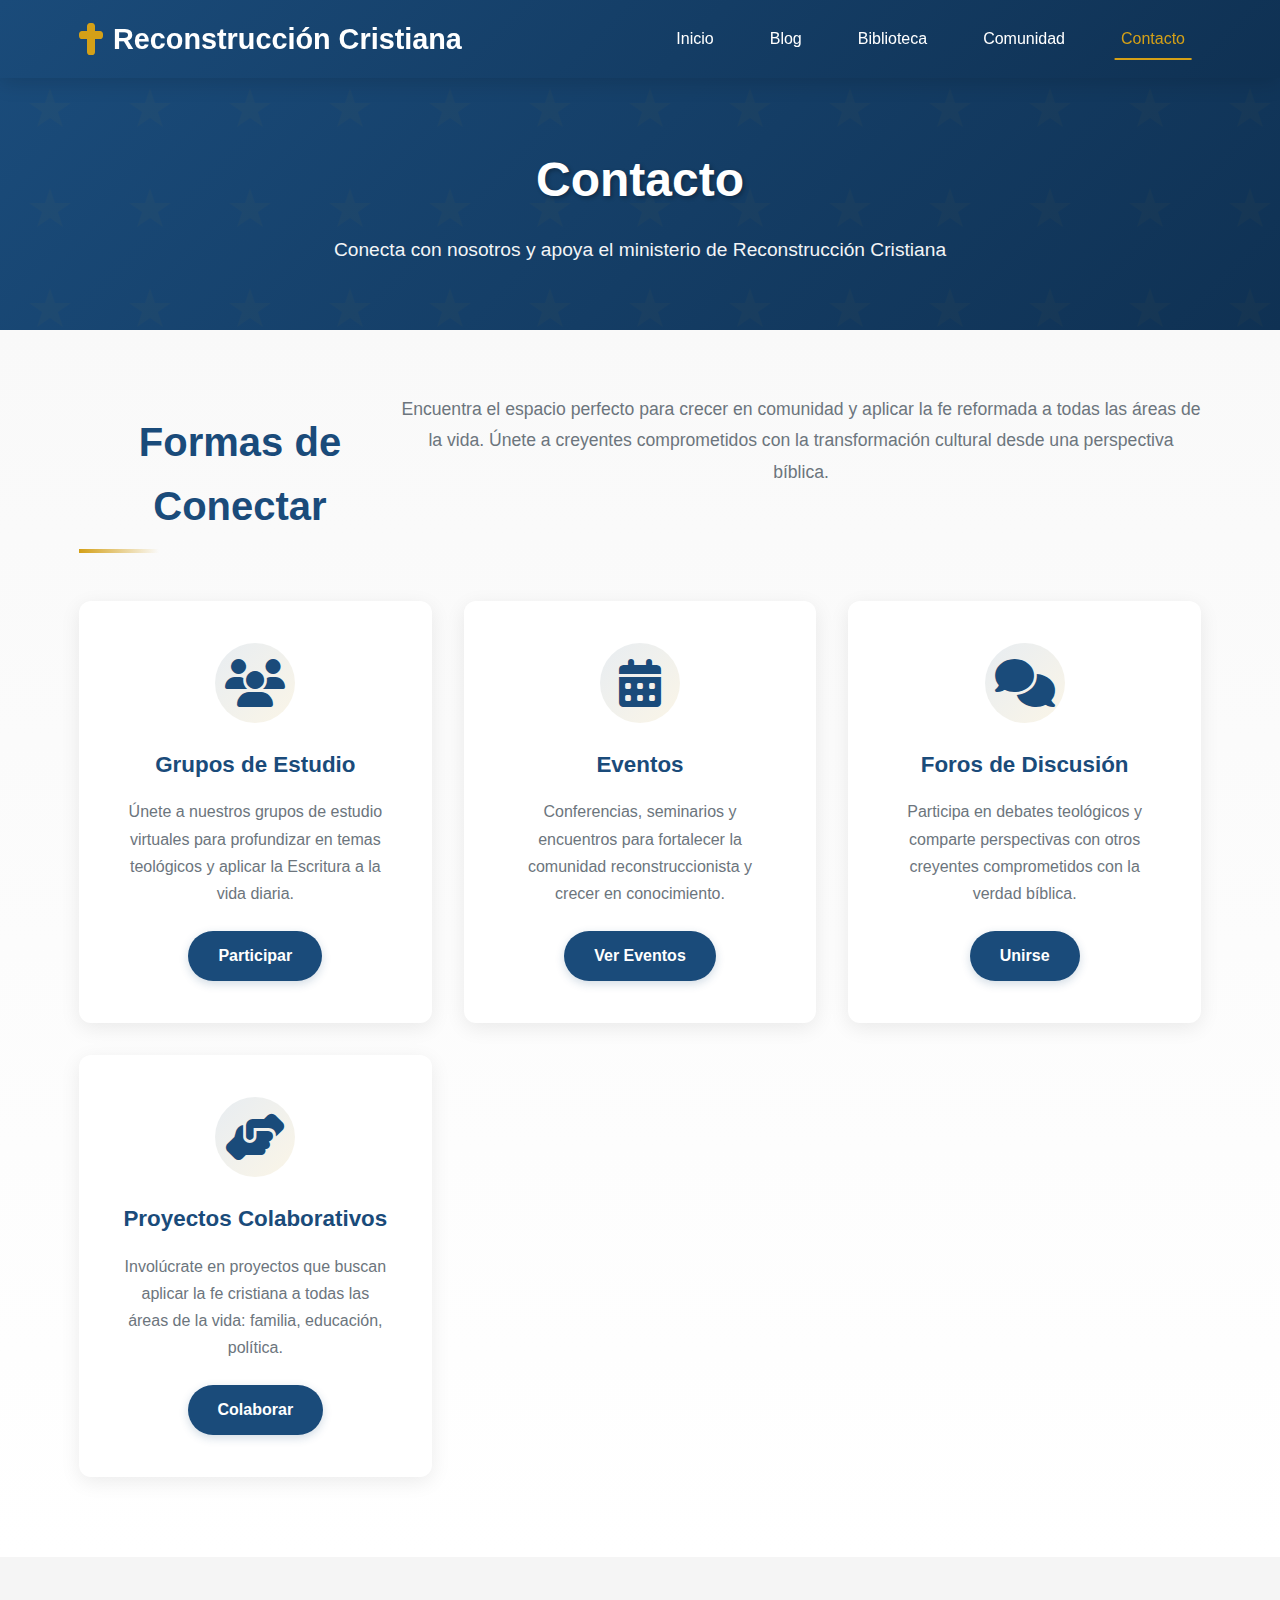
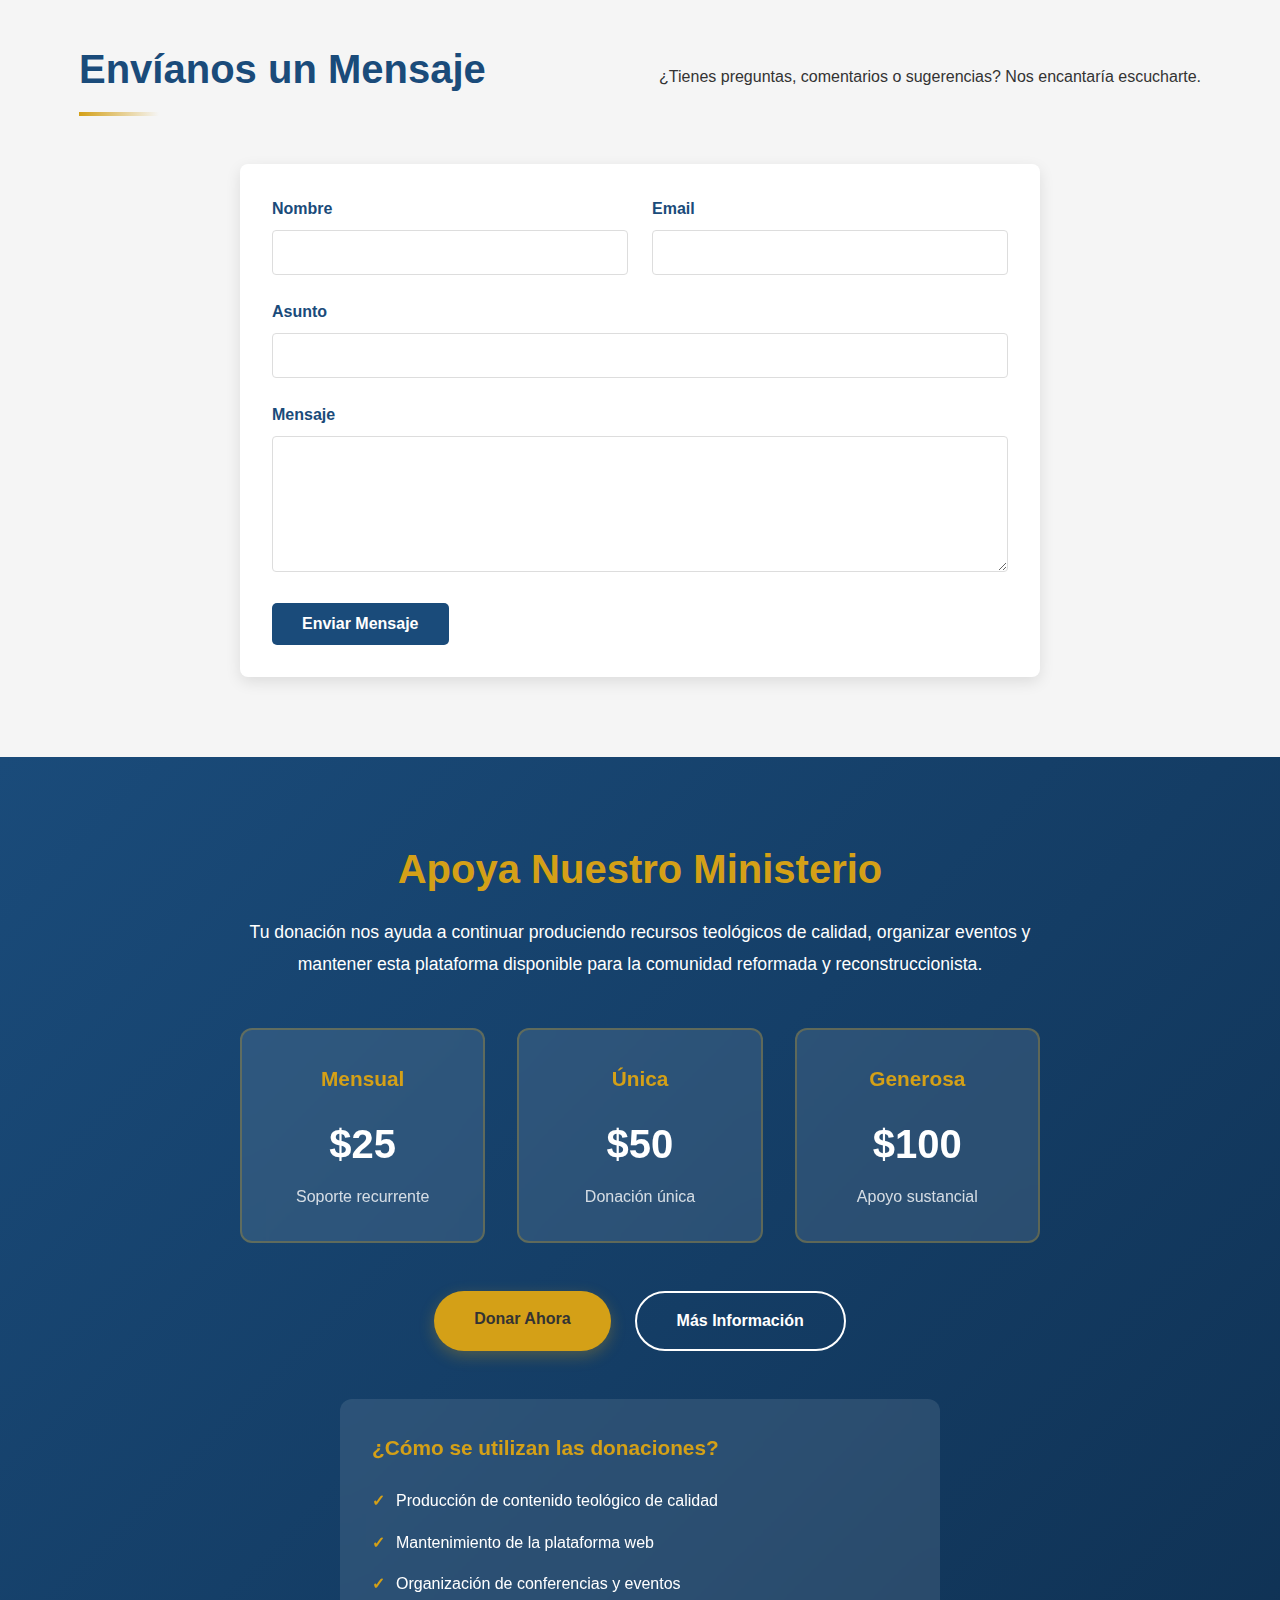
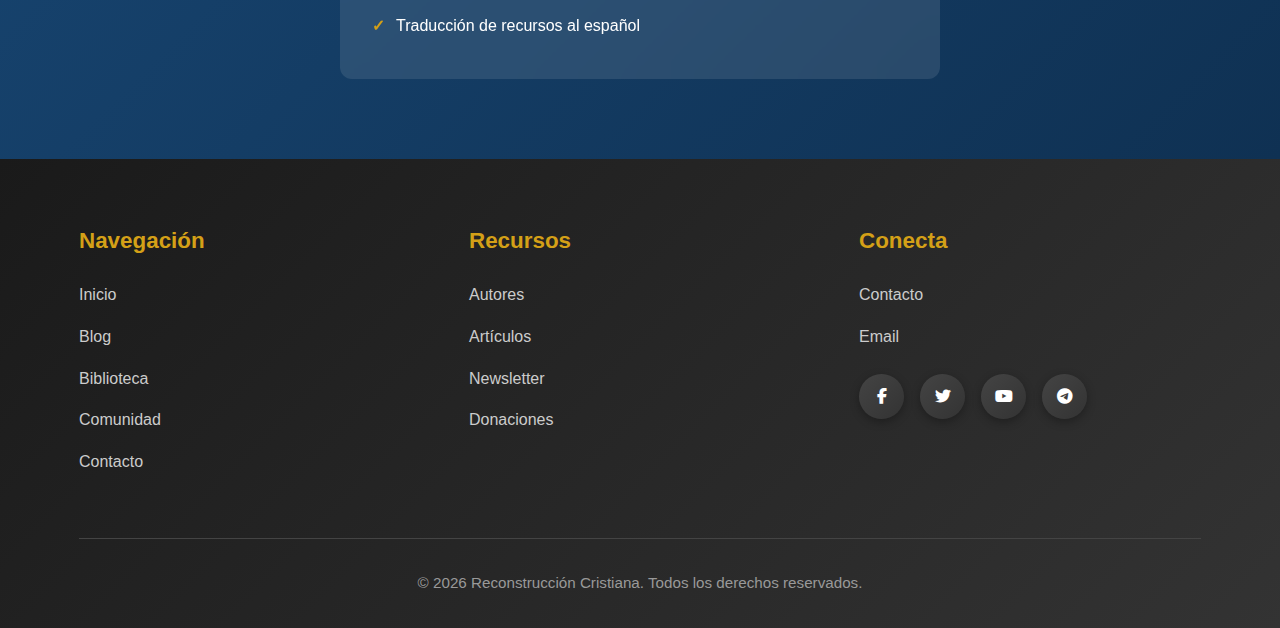
<file: contacto.html>
<!DOCTYPE html>
<html lang="es">
<head>
    <meta charset="UTF-8">
    <meta name="viewport" content="width=device-width, initial-scale=1.0">
    <title>Contacto - Reconstrucción Cristiana</title>
    <meta name="description" content="Conecta con nosotros y apoya el ministerio de Reconstrucción Cristiana.">
    <link rel="stylesheet" href="https://cdnjs.cloudflare.com/ajax/libs/font-awesome/6.4.0/css/all.min.css">
    <link rel="stylesheet" href="styles.css">
</head>
<body>
    <!-- HEADER -->
    <header>
        <div class="container">
            <div class="header-content">
                <div class="logo">
                    <i class="fas fa-cross"></i>
                    <span>Reconstrucción Cristiana</span>
                </div>
                <nav class="main-nav">
                    <a href="index.html">Inicio</a>
                    <a href="blog.html">Blog</a>
                    <a href="biblioteca.html">Biblioteca</a>
                    <a href="comunidad.html">Comunidad</a>
                    <a href="contacto.html" class="active">Contacto</a>
                </nav>
                <button class="mobile-menu-btn">
                    <i class="fas fa-bars"></i>
                </button>
            </div>
        </div>
    </header>

    <!-- PAGE HEADER -->
    <section class="page-header">
        <div class="container">
            <h1>Contacto</h1>
            <p>Conecta con nosotros y apoya el ministerio de Reconstrucción Cristiana</p>
        </div>
    </section>

    <!-- NETWORKING SECTION -->
    <section class="section networking">
        <div class="container">
            <div class="section-title">
                <h2>Formas de Conectar</h2>
                <p class="section-subtitle">
                    Encuentra el espacio perfecto para crecer en comunidad y aplicar la fe reformada a todas las áreas de la vida. 
                    Únete a creyentes comprometidos con la transformación cultural desde una perspectiva bíblica.
                </p>
            </div>
            
            <div class="network-cards">
                <div class="network-card">
                    <div class="network-icon">
                        <i class="fas fa-users"></i>
                    </div>
                    <h3>Grupos de Estudio</h3>
                    <p>Únete a nuestros grupos de estudio virtuales para profundizar en temas teológicos y aplicar la Escritura a la vida diaria.</p>
                    <a href="#" class="network-btn">Participar</a>
                </div>
                
                <div class="network-card">
                    <div class="network-icon">
                        <i class="fas fa-calendar-alt"></i>
                    </div>
                    <h3>Eventos</h3>
                    <p>Conferencias, seminarios y encuentros para fortalecer la comunidad reconstruccionista y crecer en conocimiento.</p>
                    <a href="#" class="network-btn">Ver Eventos</a>
                </div>
                
                <div class="network-card">
                    <div class="network-icon">
                        <i class="fas fa-comments"></i>
                    </div>
                    <h3>Foros de Discusión</h3>
                    <p>Participa en debates teológicos y comparte perspectivas con otros creyentes comprometidos con la verdad bíblica.</p>
                    <a href="#" class="network-btn">Unirse</a>
                </div>
                
                <div class="network-card">
                    <div class="network-icon">
                        <i class="fas fa-hands-helping"></i>
                    </div>
                    <h3>Proyectos Colaborativos</h3>
                    <p>Involúcrate en proyectos que buscan aplicar la fe cristiana a todas las áreas de la vida: familia, educación, política.</p>
                    <a href="#" class="network-btn">Colaborar</a>
                </div>
            </div>
        </div>
    </section>

    <!-- FORMULARIO DE CONTACTO -->
    <section class="section">
        <div class="container">
            <div class="section-title">
                <h2>Envíanos un Mensaje</h2>
                <p>¿Tienes preguntas, comentarios o sugerencias? Nos encantaría escucharte.</p>
            </div>
            
            <div style="max-width: 800px; margin: 0 auto;">
                <form id="contact-form" style="background: white; padding: 2rem; border-radius: 8px; box-shadow: 0 5px 15px rgba(0,0,0,0.1);">
                    <div style="display: grid; grid-template-columns: 1fr 1fr; gap: 1.5rem; margin-bottom: 1.5rem;">
                        <div>
                            <label for="name" style="display: block; margin-bottom: 0.5rem; font-weight: 600; color: var(--primary);">Nombre</label>
                            <input type="text" id="name" name="name" required style="width: 100%; padding: 0.8rem; border: 1px solid #ddd; border-radius: 4px; font-size: 1rem;">
                        </div>
                        <div>
                            <label for="email" style="display: block; margin-bottom: 0.5rem; font-weight: 600; color: var(--primary);">Email</label>
                            <input type="email" id="email" name="email" required style="width: 100%; padding: 0.8rem; border: 1px solid #ddd; border-radius: 4px; font-size: 1rem;">
                        </div>
                    </div>
                    
                    <div style="margin-bottom: 1.5rem;">
                        <label for="subject" style="display: block; margin-bottom: 0.5rem; font-weight: 600; color: var(--primary);">Asunto</label>
                        <input type="text" id="subject" name="subject" required style="width: 100%; padding: 0.8rem; border: 1px solid #ddd; border-radius: 4px; font-size: 1rem;">
                    </div>
                    
                    <div style="margin-bottom: 1.5rem;">
                        <label for="message" style="display: block; margin-bottom: 0.5rem; font-weight: 600; color: var(--primary);">Mensaje</label>
                        <textarea id="message" name="message" rows="6" required style="width: 100%; padding: 0.8rem; border: 1px solid #ddd; border-radius: 4px; font-size: 1rem; resize: vertical;"></textarea>
                    </div>
                    
                    <button type="submit" style="background: var(--primary); color: white; border: none; padding: 12px 30px; border-radius: 5px; font-weight: 600; font-size: 1rem; cursor: pointer; transition: background 0.3s;">
                        Enviar Mensaje
                    </button>
                </form>
            </div>
        </div>
    </section>

    <!-- SECCIÓN DE DONACIONES -->
    <section class="donations-section">
        <div class="container">
            <div class="donations-content">
                <h2>Apoya Nuestro Ministerio</h2>
                <p>Tu donación nos ayuda a continuar produciendo recursos teológicos de calidad, organizar eventos y mantener esta plataforma disponible para la comunidad reformada y reconstruccionista.</p>
                
                <div class="donation-options">
                    <div class="donation-card">
                        <h3>Mensual</h3>
                        <div class="amount">$25</div>
                        <div class="description">Soporte recurrente</div>
                    </div>
                    
                    <div class="donation-card">
                        <h3>Única</h3>
                        <div class="amount">$50</div>
                        <div class="description">Donación única</div>
                    </div>
                    
                    <div class="donation-card">
                        <h3>Generosa</h3>
                        <div class="amount">$100</div>
                        <div class="description">Apoyo sustancial</div>
                    </div>
                </div>
                
                <div class="donation-buttons">
                    <a href="#" class="donation-btn">Donar Ahora</a>
                    <a href="#" class="donation-btn-secondary">Más Información</a>
                </div>
                
                <div class="donation-info">
                    <h4>¿Cómo se utilizan las donaciones?</h4>
                    <ul>
                        <li>Producción de contenido teológico de calidad</li>
                        <li>Mantenimiento de la plataforma web</li>
                        <li>Organización de conferencias y eventos</li>
                        <li>Traducción de recursos al español</li>
                    </ul>
                </div>
            </div>
        </div>
    </section>

    <!-- FOOTER -->
    <footer>
        <div class="container">
            <div class="footer-content">
                <div class="footer-column">
                    <h3>Navegación</h3>
                    <ul>
                        <li><a href="index.html">Inicio</a></li>
                        <li><a href="blog.html">Blog</a></li>
                        <li><a href="biblioteca.html">Biblioteca</a></li>
                        <li><a href="comunidad.html">Comunidad</a></li>
                        <li><a href="contacto.html">Contacto</a></li>
                    </ul>
                </div>
                <div class="footer-column">
                    <h3>Recursos</h3>
                    <ul>
                        <li><a href="biblioteca.html">Autores</a></li>
                        <li><a href="blog.html">Artículos</a></li>
                        <li><a href="#">Newsletter</a></li>
                        <li><a href="#">Donaciones</a></li>
                    </ul>
                </div>
                <div class="footer-column">
                    <h3>Conecta</h3>
                    <ul>
                        <li><a href="contacto.html">Contacto</a></li>
                        <li><a href="mailto:info@reconstruccioncristiana.com">Email</a></li>
                    </ul>
                    <div class="social-links">
                        <a href="#" aria-label="Facebook"><i class="fab fa-facebook-f"></i></a>
                        <a href="#" aria-label="Twitter"><i class="fab fa-twitter"></i></a>
                        <a href="#" aria-label="YouTube"><i class="fab fa-youtube"></i></a>
                        <a href="#" aria-label="Telegram"><i class="fab fa-telegram"></i></a>
                    </div>
                </div>
            </div>
            <div class="copyright">
                <p>&copy; 2026 Reconstrucción Cristiana. Todos los derechos reservados.</p>
            </div>
        </div>
    </footer>

    <script src="script.js"></script>
</body>
</html>
</file>
<file: styles.css>
/* RESET Y ESTILOS BASE */
* {
    margin: 0;
    padding: 0;
    box-sizing: border-box;
    font-family: 'Segoe UI', Tahoma, Geneva, Verdana, sans-serif;
}

:root {
    --primary: #1a4b7a;
    --primary-dark: #0f3153;
    --secondary: #d4a017;
    --accent: #8b0000;
    --light: #f5f5f5;
    --dark: #333;
    --gray: #6c757d;
    --white: #ffffff;
}

body {
    background-color: var(--light);
    color: var(--dark);
    line-height: 1.6;
}

.container {
    width: 90%;
    max-width: 1200px;
    margin: 0 auto;
    padding: 0 15px;
}

/* ENCABEZADO */
header {
    background: linear-gradient(135deg, var(--primary) 0%, var(--primary-dark) 100%);
    color: white;
    padding: 1rem 0;
    position: sticky;
    top: 0;
    z-index: 1000;
    box-shadow: 0 4px 20px rgba(0,0,0,0.15);
}

.header-content {
    display: flex;
    justify-content: space-between;
    align-items: center;
}

.logo {
    font-size: 1.8rem;
    font-weight: 700;
    display: flex;
    align-items: center;
    transition: transform 0.3s;
}

.logo:hover {
    transform: scale(1.05);
}

.logo i {
    margin-right: 10px;
    color: var(--secondary);
    font-size: 2rem;
}

/* NAVEGACIÓN PRINCIPAL */
.main-nav {
    display: flex;
    gap: 1.5rem;
}

.main-nav a {
    color: white;
    text-decoration: none;
    padding: 0.5rem 1rem;
    border-radius: 5px;
    transition: all 0.3s;
    font-weight: 500;
    position: relative;
}

.main-nav a::after {
    content: '';
    position: absolute;
    bottom: 0;
    left: 50%;
    transform: translateX(-50%) scaleX(0);
    width: 80%;
    height: 2px;
    background-color: var(--secondary);
    transition: transform 0.3s;
}

.main-nav a:hover::after,
.main-nav a.active::after {
    transform: translateX(-50%) scaleX(1);
}

.main-nav a:hover,
.main-nav a.active {
    color: var(--secondary);
}

.mobile-menu-btn {
    display: none;
    background: none;
    border: none;
    color: white;
    font-size: 1.5rem;
    cursor: pointer;
    transition: transform 0.3s;
}

.mobile-menu-btn:hover {
    transform: rotate(90deg);
}

/* HERO SECTION */
.hero {
    background: linear-gradient(rgba(0,0,0,0.6), rgba(0,0,0,0.6)), url('https://images.unsplash.com/photo-1518834107812-67d4d9180963?ixlib=rb-4.0.3&auto=format&fit=crop&w=1200&q=80');
    background-size: cover;
    background-position: center;
    background-attachment: fixed;
    color: white;
    text-align: center;
    padding: 8rem 0;
    position: relative;
    overflow: hidden;
}

.hero::before {
    content: '';
    position: absolute;
    top: 0;
    left: 0;
    right: 0;
    bottom: 0;
    background: linear-gradient(45deg, rgba(26,75,122,0.3) 0%, rgba(212,160,23,0.2) 100%);
    z-index: 1;
}

.hero .container {
    position: relative;
    z-index: 2;
}

.hero h1 {
    font-size: 3.5rem;
    margin-bottom: 1rem;
    text-shadow: 3px 3px 6px rgba(0,0,0,0.5);
    animation: fadeInDown 1s;
}

.hero p {
    font-size: 1.3rem;
    max-width: 700px;
    margin: 0 auto 2rem;
    text-shadow: 2px 2px 4px rgba(0,0,0,0.5);
    animation: fadeInUp 1s;
}

@keyframes fadeInDown {
    from {
        opacity: 0;
        transform: translateY(-30px);
    }
    to {
        opacity: 1;
        transform: translateY(0);
    }
}

@keyframes fadeInUp {
    from {
        opacity: 0;
        transform: translateY(30px);
    }
    to {
        opacity: 1;
        transform: translateY(0);
    }
}

.cta-button {
    display: inline-block;
    background-color: var(--secondary);
    color: var(--dark);
    padding: 15px 40px;
    border-radius: 50px;
    text-decoration: none;
    font-weight: 700;
    font-size: 1.1rem;
    transition: all 0.3s;
    border: 2px solid var(--secondary);
    box-shadow: 0 5px 15px rgba(212,160,23,0.3);
    animation: fadeIn 1.5s;
}

.cta-button:hover {
    background-color: transparent;
    color: var(--secondary);
    transform: translateY(-3px);
    box-shadow: 0 8px 20px rgba(212,160,23,0.4);
}

/* MISIÓN Y VISIÓN */
.mission-vision-section {
    background: linear-gradient(135deg, var(--primary) 0%, var(--primary-dark) 100%);
    color: white;
    padding: 5rem 0;
    position: relative;
    overflow: hidden;
}

.mission-vision-section::before {
    content: '';
    position: absolute;
    top: -50%;
    right: -10%;
    width: 500px;
    height: 500px;
    background: rgba(212,160,23,0.1);
    border-radius: 50%;
}

.mission-vision-grid {
    display: grid;
    grid-template-columns: repeat(auto-fit, minmax(450px, 1fr));
    gap: 3rem;
    position: relative;
    z-index: 1;
}

.mission-vision-card {
    background: rgba(255,255,255,0.1);
    backdrop-filter: blur(10px);
    padding: 2.5rem;
    border-radius: 15px;
    border: 2px solid rgba(212,160,23,0.3);
    transition: all 0.3s;
    box-shadow: 0 10px 30px rgba(0,0,0,0.2);
}

.mission-vision-card:hover {
    transform: translateY(-10px);
    background: rgba(255,255,255,0.15);
    border-color: var(--secondary);
    box-shadow: 0 15px 40px rgba(0,0,0,0.3);
}

.mission-vision-icon {
    font-size: 3rem;
    color: var(--secondary);
    margin-bottom: 1.5rem;
    display: inline-block;
}

.mission-vision-card h3 {
    font-size: 2rem;
    color: var(--secondary);
    margin-bottom: 1.5rem;
    display: flex;
    align-items: center;
    gap: 1rem;
}

.mission-vision-card p {
    font-size: 1.1rem;
    line-height: 1.8;
    color: rgba(255,255,255,0.95);
    margin-bottom: 1rem;
}

.mission-vision-card p:last-child {
    font-style: italic;
    color: rgba(212,160,23,0.9);
    border-top: 1px solid rgba(212,160,23,0.3);
    padding-top: 1rem;
    margin-top: 1.5rem;
}

/* PAGE HEADER */
.page-header {
    background: linear-gradient(135deg, var(--primary) 0%, var(--primary-dark) 100%);
    color: white;
    padding: 4rem 0;
    text-align: center;
    position: relative;
    overflow: hidden;
}

.page-header::before {
    content: '';
    position: absolute;
    top: 0;
    left: 0;
    right: 0;
    bottom: 0;
    background: url('data:image/svg+xml,<svg width="100" height="100" xmlns="http://www.w3.org/2000/svg"><path d="M0 0h100v100H0z" fill="none"/><path d="M50 10l5 15h16l-13 9 5 15-13-9-13 9 5-15-13-9h16z" fill="rgba(212,160,23,0.1)"/></svg>');
    opacity: 0.3;
}

.page-header .container {
    position: relative;
    z-index: 1;
}

.page-header h1 {
    font-size: 3rem;
    margin-bottom: 1rem;
    text-shadow: 2px 2px 4px rgba(0,0,0,0.3);
}

.page-header p {
    font-size: 1.2rem;
    max-width: 700px;
    margin: 0 auto;
    opacity: 0.95;
}

/* SECCIONES DE CONTENIDO */
.section {
    padding: 5rem 0;
}

.section.preview-section {
    background-color: white;
}

.section.biblioteca-preview {
    background-color: #f9f9f9;
}

.section.comunidad-preview {
    background-color: white;
}

.section-title {
    text-align: center;
    margin-bottom: 3rem;
    position: relative;
    display: flex;
    justify-content: space-between;
    align-items: center;
}

.section-title h2 {
    font-size: 2.5rem;
    color: var(--primary);
    position: relative;
    padding-bottom: 15px;
}

.section-title h2::after {
    content: '';
    position: absolute;
    bottom: 0;
    left: 0;
    width: 80px;
    height: 4px;
    background: linear-gradient(90deg, var(--secondary) 0%, transparent 100%);
}

.section-title h3 {
    font-size: 1.8rem;
    color: var(--primary);
    margin-bottom: 2rem;
    display: flex;
    align-items: center;
    gap: 1rem;
}

.view-all {
    color: var(--primary);
    text-decoration: none;
    font-weight: 600;
    display: flex;
    align-items: center;
    gap: 0.5rem;
    transition: all 0.3s;
}

.view-all:hover {
    color: var(--secondary);
    transform: translateX(5px);
}

.section-subtitle {
    text-align: center;
    font-size: 1.1rem;
    color: var(--gray);
    max-width: 800px;
    margin: -2rem auto 3rem;
    line-height: 1.8;
}

.section-grid {
    display: grid;
    grid-template-columns: repeat(auto-fill, minmax(300px, 1fr));
    gap: 2rem;
}

.card {
    background-color: white;
    border-radius: 12px;
    overflow: hidden;
    box-shadow: 0 5px 20px rgba(0,0,0,0.08);
    transition: all 0.3s;
    border: 1px solid rgba(26,75,122,0.1);
}

.card:hover {
    transform: translateY(-10px);
    box-shadow: 0 15px 40px rgba(0,0,0,0.15);
    border-color: var(--secondary);
}

.card-img {
    height: 200px;
    background: linear-gradient(135deg, var(--primary) 0%, var(--primary-dark) 100%);
    display: flex;
    align-items: center;
    justify-content: center;
    color: white;
    font-size: 3.5rem;
    position: relative;
    overflow: hidden;
}

.card-img::before {
    content: '';
    position: absolute;
    top: -50%;
    right: -50%;
    width: 200%;
    height: 200%;
    background: radial-gradient(circle, rgba(212,160,23,0.2) 0%, transparent 70%);
}

.card-content {
    padding: 2rem;
}

.card h3 {
    color: var(--primary);
    margin-bottom: 1rem;
    font-size: 1.5rem;
}

.card p {
    color: var(--gray);
    margin-bottom: 1.5rem;
    line-height: 1.7;
}

.card-link {
    display: inline-flex;
    align-items: center;
    gap: 0.5rem;
    color: var(--primary);
    font-weight: 700;
    text-decoration: none;
    transition: all 0.3s;
}

.card-link:hover {
    color: var(--secondary);
    gap: 1rem;
}

/* BLOG SECTION */
.blog-preview {
    display: grid;
    grid-template-columns: repeat(auto-fill, minmax(350px, 1fr));
    gap: 2rem;
}

.blog-posts {
    display: grid;
    grid-template-columns: repeat(auto-fill, minmax(350px, 1fr));
    gap: 2rem;
}

.blog-card {
    background: white;
    border-radius: 12px;
    overflow: hidden;
    box-shadow: 0 5px 20px rgba(0,0,0,0.08);
    transition: all 0.3s;
}

.blog-card:hover {
    transform: translateY(-10px);
    box-shadow: 0 15px 40px rgba(0,0,0,0.15);
}

.blog-card-img {
    height: 200px;
    background: linear-gradient(135deg, var(--primary) 0%, var(--accent) 100%);
    position: relative;
    overflow: hidden;
}

.blog-card-img::before {
    content: '';
    position: absolute;
    top: 0;
    left: 0;
    right: 0;
    bottom: 0;
    background: url('data:image/svg+xml,<svg width="100" height="100" xmlns="http://www.w3.org/2000/svg"><circle cx="50" cy="50" r="40" fill="rgba(255,255,255,0.05)"/></svg>');
}

.blog-date {
    position: absolute;
    top: 20px;
    left: 20px;
    background: var(--secondary);
    color: var(--dark);
    padding: 8px 15px;
    border-radius: 8px;
    font-weight: 700;
    font-size: 0.9rem;
    box-shadow: 0 3px 10px rgba(0,0,0,0.2);
}

.blog-card-content {
    padding: 2rem;
}

.blog-card h3 {
    color: var(--primary);
    margin-bottom: 1rem;
    font-size: 1.4rem;
    line-height: 1.4;
}

.blog-card p {
    color: var(--gray);
    margin-bottom: 1.5rem;
    font-size: 1rem;
    line-height: 1.6;
}

.blog-meta {
    display: flex;
    justify-content: space-between;
    color: var(--gray);
    font-size: 0.9rem;
    margin-bottom: 1rem;
    padding-bottom: 1rem;
    border-bottom: 1px solid #eee;
}

.blog-meta span {
    display: flex;
    align-items: center;
    gap: 0.5rem;
}

/* CATEGORÍAS */
.categories-section {
    background-color: #f9f9f9;
}

.categories-grid {
    display: grid;
    grid-template-columns: repeat(auto-fill, minmax(250px, 1fr));
    gap: 2rem;
}

.category-card {
    background: white;
    border-radius: 12px;
    padding: 2.5rem;
    text-align: center;
    box-shadow: 0 5px 20px rgba(0,0,0,0.05);
    transition: all 0.3s;
    border: 2px solid transparent;
}

.category-card:hover {
    transform: translateY(-10px);
    border-color: var(--secondary);
    box-shadow: 0 15px 40px rgba(0,0,0,0.1);
}

.category-card i {
    font-size: 3rem;
    color: var(--primary);
    margin-bottom: 1.5rem;
    display: block;
}

.category-card h3 {
    color: var(--primary);
    margin-bottom: 1rem;
    font-size: 1.4rem;
}

.category-card p {
    color: var(--gray);
}

/* SLACK CTA */
.slack-cta {
    background: linear-gradient(135deg, var(--primary) 0%, var(--primary-dark) 100%);
    border-radius: 15px;
    overflow: hidden;
    box-shadow: 0 10px 40px rgba(0,0,0,0.2);
}

.slack-content {
    display: grid;
    grid-template-columns: 200px 1fr;
    gap: 3rem;
    padding: 3rem;
    align-items: center;
}

.slack-icon {
    font-size: 8rem;
    color: var(--secondary);
    text-align: center;
    animation: pulse 2s infinite;
}

@keyframes pulse {
    0%, 100% {
        transform: scale(1);
    }
    50% {
        transform: scale(1.1);
    }
}

.slack-text h3 {
    color: var(--secondary);
    font-size: 2rem;
    margin-bottom: 1rem;
}

.slack-text p {
    color: white;
    font-size: 1.1rem;
    line-height: 1.8;
    margin-bottom: 1.5rem;
}

.slack-features {
    list-style: none;
    margin-bottom: 2rem;
}

.slack-features li {
    color: white;
    padding: 0.5rem 0;
    display: flex;
    align-items: center;
    gap: 1rem;
    font-size: 1.05rem;
}

.slack-features li i {
    color: var(--secondary);
    font-size: 1.2rem;
}

.slack-btn {
    display: inline-flex;
    align-items: center;
    gap: 1rem;
    background-color: var(--secondary);
    color: var(--dark);
    padding: 15px 40px;
    border-radius: 50px;
    text-decoration: none;
    font-weight: 700;
    font-size: 1.1rem;
    transition: all 0.3s;
    box-shadow: 0 5px 15px rgba(212,160,23,0.3);
}

.slack-btn:hover {
    background-color: white;
    transform: translateY(-3px);
    box-shadow: 0 8px 20px rgba(212,160,23,0.4);
}

.slack-btn i {
    font-size: 1.5rem;
}

/* RECURSOS */
.recursos-grid {
    display: grid;
    grid-template-columns: repeat(auto-fill, minmax(320px, 1fr));
    gap: 2rem;
    margin-bottom: 4rem;
}

.recurso-card {
    background: white;
    border-radius: 12px;
    padding: 2rem;
    box-shadow: 0 5px 20px rgba(0,0,0,0.08);
    transition: all 0.3s;
    border-top: 4px solid var(--primary);
    position: relative;
    overflow: hidden;
}

.recurso-card::before {
    content: '';
    position: absolute;
    top: 0;
    left: 0;
    width: 100%;
    height: 4px;
    background: linear-gradient(90deg, var(--primary) 0%, var(--secondary) 100%);
    transform: scaleX(0);
    transition: transform 0.3s;
}

.recurso-card:hover::before {
    transform: scaleX(1);
}

.recurso-card:hover {
    transform: translateY(-10px);
    box-shadow: 0 15px 40px rgba(0,0,0,0.15);
}

.recurso-icon {
    width: 70px;
    height: 70px;
    border-radius: 50%;
    display: flex;
    align-items: center;
    justify-content: center;
    font-size: 2rem;
    margin-bottom: 1.5rem;
    transition: all 0.3s;
}

.recurso-icon.youtube {
    background: linear-gradient(135deg, #FF0000 0%, #CC0000 100%);
    color: white;
}

.recurso-icon.spotify {
    background: linear-gradient(135deg, #1DB954 0%, #1AA34A 100%);
    color: white;
}

.recurso-icon.blog {
    background: linear-gradient(135deg, var(--primary) 0%, var(--primary-dark) 100%);
    color: var(--secondary);
}

.recurso-icon.website {
    background: linear-gradient(135deg, var(--secondary) 0%, #b88915 100%);
    color: var(--dark);
}

.recurso-card:hover .recurso-icon {
    transform: rotate(360deg) scale(1.1);
}

.recurso-card h3 {
    color: var(--primary);
    margin-bottom: 1rem;
    font-size: 1.4rem;
}

.recurso-card p {
    color: var(--gray);
    margin-bottom: 1.5rem;
    line-height: 1.7;
}

.recurso-link {
    display: inline-flex;
    align-items: center;
    gap: 0.5rem;
    color: var(--primary);
    font-weight: 700;
    text-decoration: none;
    transition: all 0.3s;
    padding: 8px 20px;
    border: 2px solid var(--primary);
    border-radius: 50px;
}

.recurso-link:hover {
    background-color: var(--primary);
    color: white;
    gap: 1rem;
    box-shadow: 0 3px 10px rgba(26,75,122,0.3);
}

/* NETWORKING */
.networking {
    background: linear-gradient(to bottom, #f9f9f9 0%, white 100%);
}

.network-cards {
    display: grid;
    grid-template-columns: repeat(auto-fill, minmax(280px, 1fr));
    gap: 2rem;
}

.network-card {
    background: white;
    border-radius: 12px;
    padding: 2.5rem;
    text-align: center;
    box-shadow: 0 5px 20px rgba(0,0,0,0.08);
    transition: all 0.3s;
    border: 2px solid transparent;
}

.network-card:hover {
    transform: translateY(-10px);
    border-color: var(--secondary);
    box-shadow: 0 15px 40px rgba(0,0,0,0.15);
}

.network-icon {
    font-size: 3rem;
    color: var(--primary);
    margin-bottom: 1.5rem;
    width: 80px;
    height: 80px;
    margin: 0 auto 1.5rem;
    background: linear-gradient(135deg, rgba(26,75,122,0.1) 0%, rgba(212,160,23,0.1) 100%);
    border-radius: 50%;
    display: flex;
    align-items: center;
    justify-content: center;
}

.network-card h3 {
    color: var(--primary);
    margin-bottom: 1rem;
    font-size: 1.4rem;
}

.network-card p {
    color: var(--gray);
    margin-bottom: 1.5rem;
    line-height: 1.7;
}

.network-btn {
    display: inline-block;
    background-color: var(--primary);
    color: white;
    padding: 12px 30px;
    border-radius: 50px;
    text-decoration: none;
    font-weight: 600;
    transition: all 0.3s;
    box-shadow: 0 3px 10px rgba(26,75,122,0.2);
}

.network-btn:hover {
    background-color: var(--secondary);
    color: var(--dark);
    transform: translateY(-2px);
    box-shadow: 0 5px 15px rgba(212,160,23,0.3);
}

/* DONACIONES */
.donations-section {
    background: linear-gradient(135deg, var(--primary) 0%, var(--primary-dark) 100%);
    color: white;
    padding: 5rem 0;
}

.donations-content {
    text-align: center;
}

.donations-content h2 {
    font-size: 2.5rem;
    margin-bottom: 1rem;
    color: var(--secondary);
}

.donations-content > p {
    font-size: 1.1rem;
    max-width: 800px;
    margin: 0 auto 3rem;
    line-height: 1.8;
}

.donation-options {
    display: grid;
    grid-template-columns: repeat(auto-fit, minmax(200px, 1fr));
    gap: 2rem;
    max-width: 800px;
    margin: 0 auto 3rem;
}

.donation-card {
    background: rgba(255,255,255,0.1);
    backdrop-filter: blur(10px);
    border-radius: 12px;
    padding: 2rem;
    border: 2px solid rgba(212,160,23,0.3);
    transition: all 0.3s;
}

.donation-card:hover {
    background: rgba(255,255,255,0.15);
    border-color: var(--secondary);
    transform: translateY(-5px);
}

.donation-card h3 {
    color: var(--secondary);
    margin-bottom: 1rem;
    font-size: 1.3rem;
}

.amount {
    font-size: 2.5rem;
    font-weight: 700;
    color: white;
    margin-bottom: 0.5rem;
}

.description {
    color: rgba(255,255,255,0.8);
}

.donation-buttons {
    display: flex;
    gap: 1.5rem;
    justify-content: center;
    margin-bottom: 3rem;
}

.donation-btn {
    display: inline-block;
    background-color: var(--secondary);
    color: var(--dark);
    padding: 15px 40px;
    border-radius: 50px;
    text-decoration: none;
    font-weight: 700;
    transition: all 0.3s;
    box-shadow: 0 5px 15px rgba(212,160,23,0.3);
}

.donation-btn:hover {
    background-color: white;
    transform: translateY(-3px);
    box-shadow: 0 8px 20px rgba(212,160,23,0.4);
}

.donation-btn-secondary {
    display: inline-block;
    background-color: transparent;
    color: white;
    padding: 15px 40px;
    border-radius: 50px;
    text-decoration: none;
    font-weight: 700;
    border: 2px solid white;
    transition: all 0.3s;
}

.donation-btn-secondary:hover {
    background-color: white;
    color: var(--primary);
    transform: translateY(-3px);
}

.donation-info {
    max-width: 600px;
    margin: 0 auto;
    text-align: left;
    background: rgba(255,255,255,0.1);
    backdrop-filter: blur(10px);
    padding: 2rem;
    border-radius: 12px;
}

.donation-info h4 {
    color: var(--secondary);
    margin-bottom: 1rem;
    font-size: 1.3rem;
}

.donation-info ul {
    list-style: none;
}

.donation-info li {
    padding: 0.5rem 0;
    padding-left: 1.5rem;
    position: relative;
}

.donation-info li::before {
    content: '✓';
    position: absolute;
    left: 0;
    color: var(--secondary);
    font-weight: 700;
}

/* FOOTER */
footer {
    background: linear-gradient(135deg, #1a1a1a 0%, var(--dark) 100%);
    color: white;
    padding: 4rem 0 2rem;
}

.footer-content {
    display: grid;
    grid-template-columns: repeat(auto-fit, minmax(250px, 1fr));
    gap: 3rem;
    margin-bottom: 3rem;
}

.footer-column h3 {
    color: var(--secondary);
    margin-bottom: 1.5rem;
    font-size: 1.4rem;
    display: flex;
    align-items: center;
    gap: 0.5rem;
}

.footer-column ul {
    list-style: none;
}

.footer-column ul li {
    margin-bottom: 1rem;
}

.footer-column ul li a {
    color: #ccc;
    text-decoration: none;
    transition: all 0.3s;
    display: inline-flex;
    align-items: center;
    gap: 0.5rem;
}

.footer-column ul li a:hover {
    color: var(--secondary);
    padding-left: 5px;
}

.social-links {
    display: flex;
    gap: 1rem;
    margin-top: 1.5rem;
}

.social-links a {
    display: inline-flex;
    align-items: center;
    justify-content: center;
    width: 45px;
    height: 45px;
    background: linear-gradient(135deg, #444 0%, #333 100%);
    color: white;
    border-radius: 50%;
    text-decoration: none;
    transition: all 0.3s;
    box-shadow: 0 3px 10px rgba(0,0,0,0.3);
}

.social-links a:hover {
    background: linear-gradient(135deg, var(--secondary) 0%, #c48f15 100%);
    color: var(--dark);
    transform: translateY(-5px);
    box-shadow: 0 5px 15px rgba(212,160,23,0.4);
}

.copyright {
    text-align: center;
    padding-top: 2rem;
    border-top: 1px solid #444;
    color: #999;
    font-size: 0.95rem;
}

/* RESPONSIVE */
@media (max-width: 992px) {
    .hero h1 {
        font-size: 2.8rem;
    }
    
    .section {
        padding: 4rem 0;
    }
    
    .mission-vision-grid {
        grid-template-columns: 1fr;
    }
}

@media (max-width: 768px) {
    .header-content {
        position: relative;
    }
    
    .main-nav {
        display: none;
        position: absolute;
        top: 100%;
        left: 0;
        right: 0;
        background: var(--primary-dark);
        flex-direction: column;
        padding: 1rem;
        box-shadow: 0 10px 20px rgba(0,0,0,0.2);
    }
    
    .main-nav.show {
        display: flex;
    }
    
    .mobile-menu-btn {
        display: block;
    }
    
    .hero {
        padding: 5rem 0;
    }
    
    .hero h1 {
        font-size: 2.2rem;
    }
    
    .hero p {
        font-size: 1.1rem;
    }
    
    .section {
        padding: 3rem 0;
    }
    
    .section-title {
        flex-direction: column;
        gap: 1rem;
    }
    
    .section-title h2 {
        font-size: 2rem;
    }
    
    .page-header h1 {
        font-size: 2.2rem;
    }
    
    .mission-vision-grid {
        grid-template-columns: 1fr;
    }
    
    .donation-buttons {
        flex-direction: column;
    }
    
    .slack-content {
        grid-template-columns: 1fr;
        gap: 2rem;
        padding: 2rem;
    }
    
    .slack-icon {
        font-size: 5rem;
    }
    
    .slack-text h3 {
        font-size: 1.5rem;
    }
}

@media (max-width: 576px) {
    .section-grid, 
    .blog-posts, 
    .blog-preview,
    .network-cards,
    .recursos-grid,
    .categories-grid {
        grid-template-columns: 1fr;
    }
    
    .hero h1 {
        font-size: 1.8rem;
    }
    
    .mission-vision-card {
        padding: 1.5rem;
    }
    
    .mission-vision-card h3 {
        font-size: 1.5rem;
    }
    
    .donation-options {
        grid-template-columns: 1fr;
    }
}
</file>
